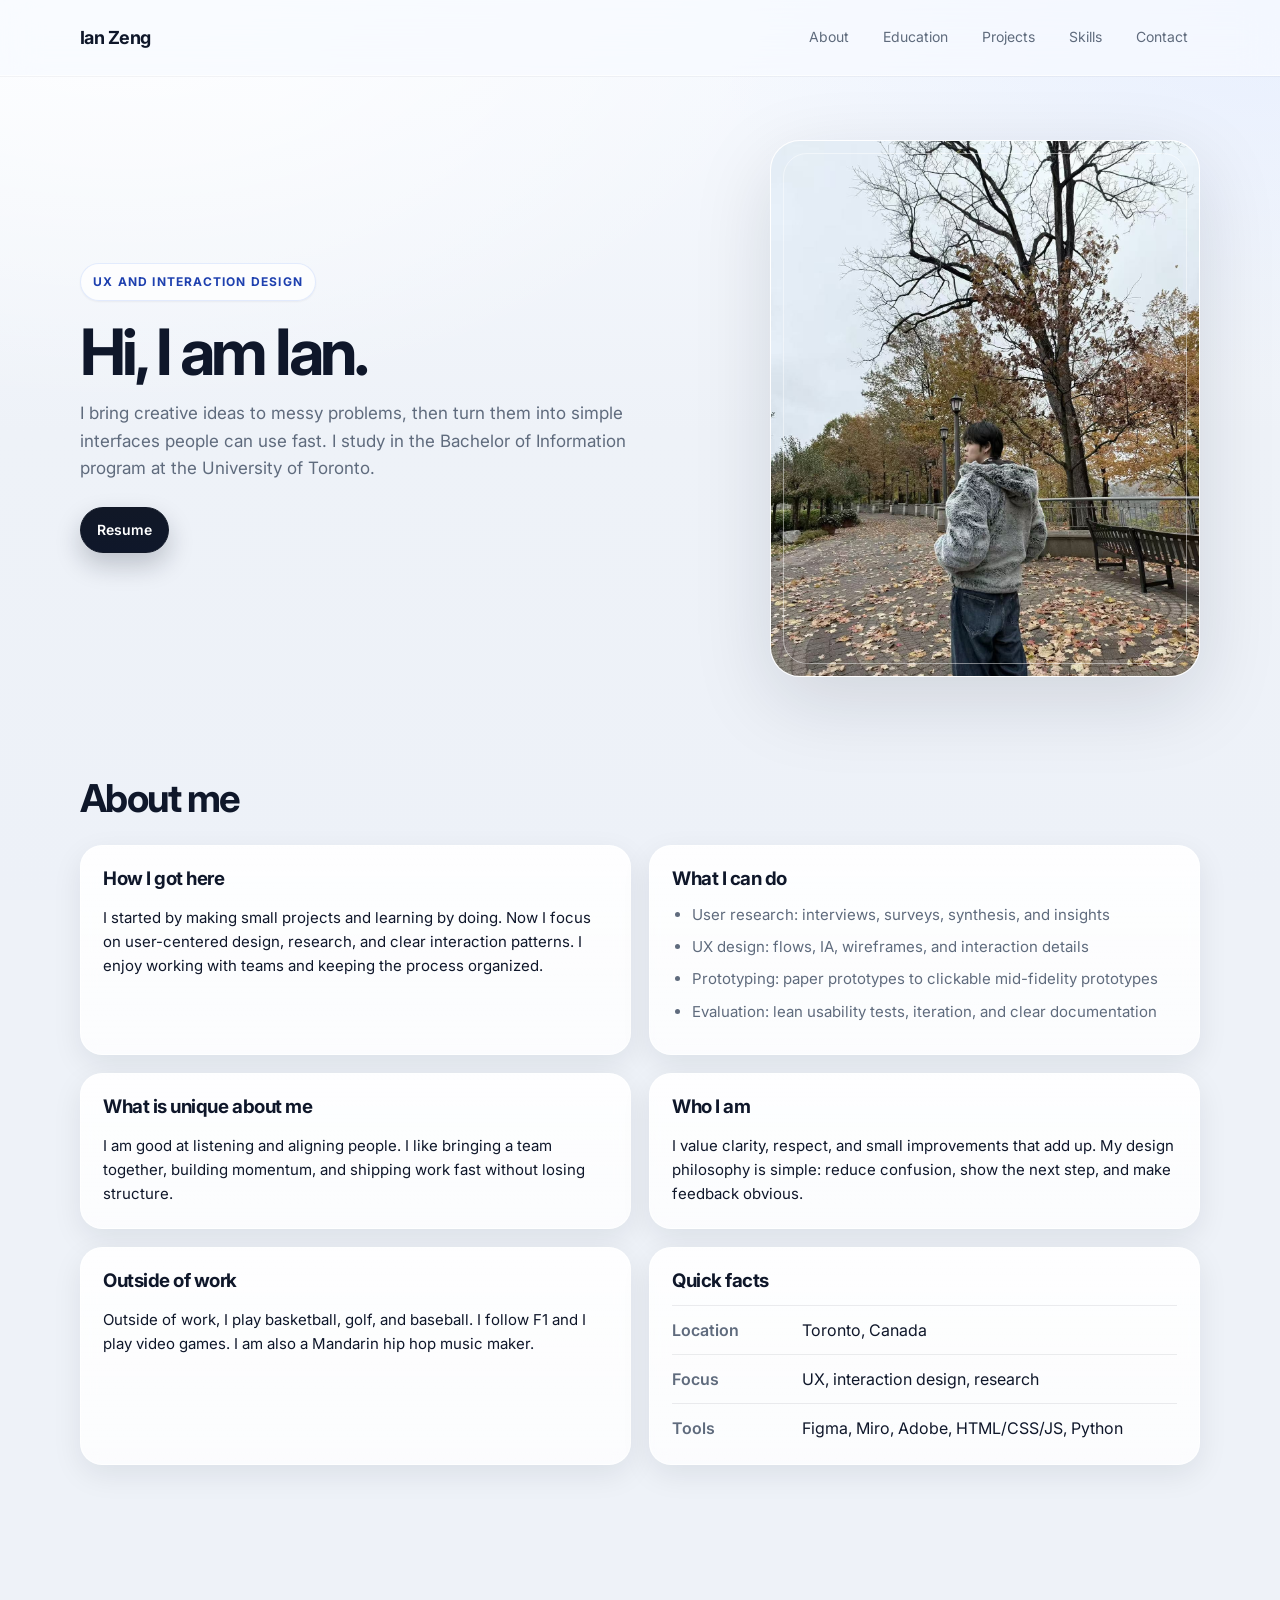
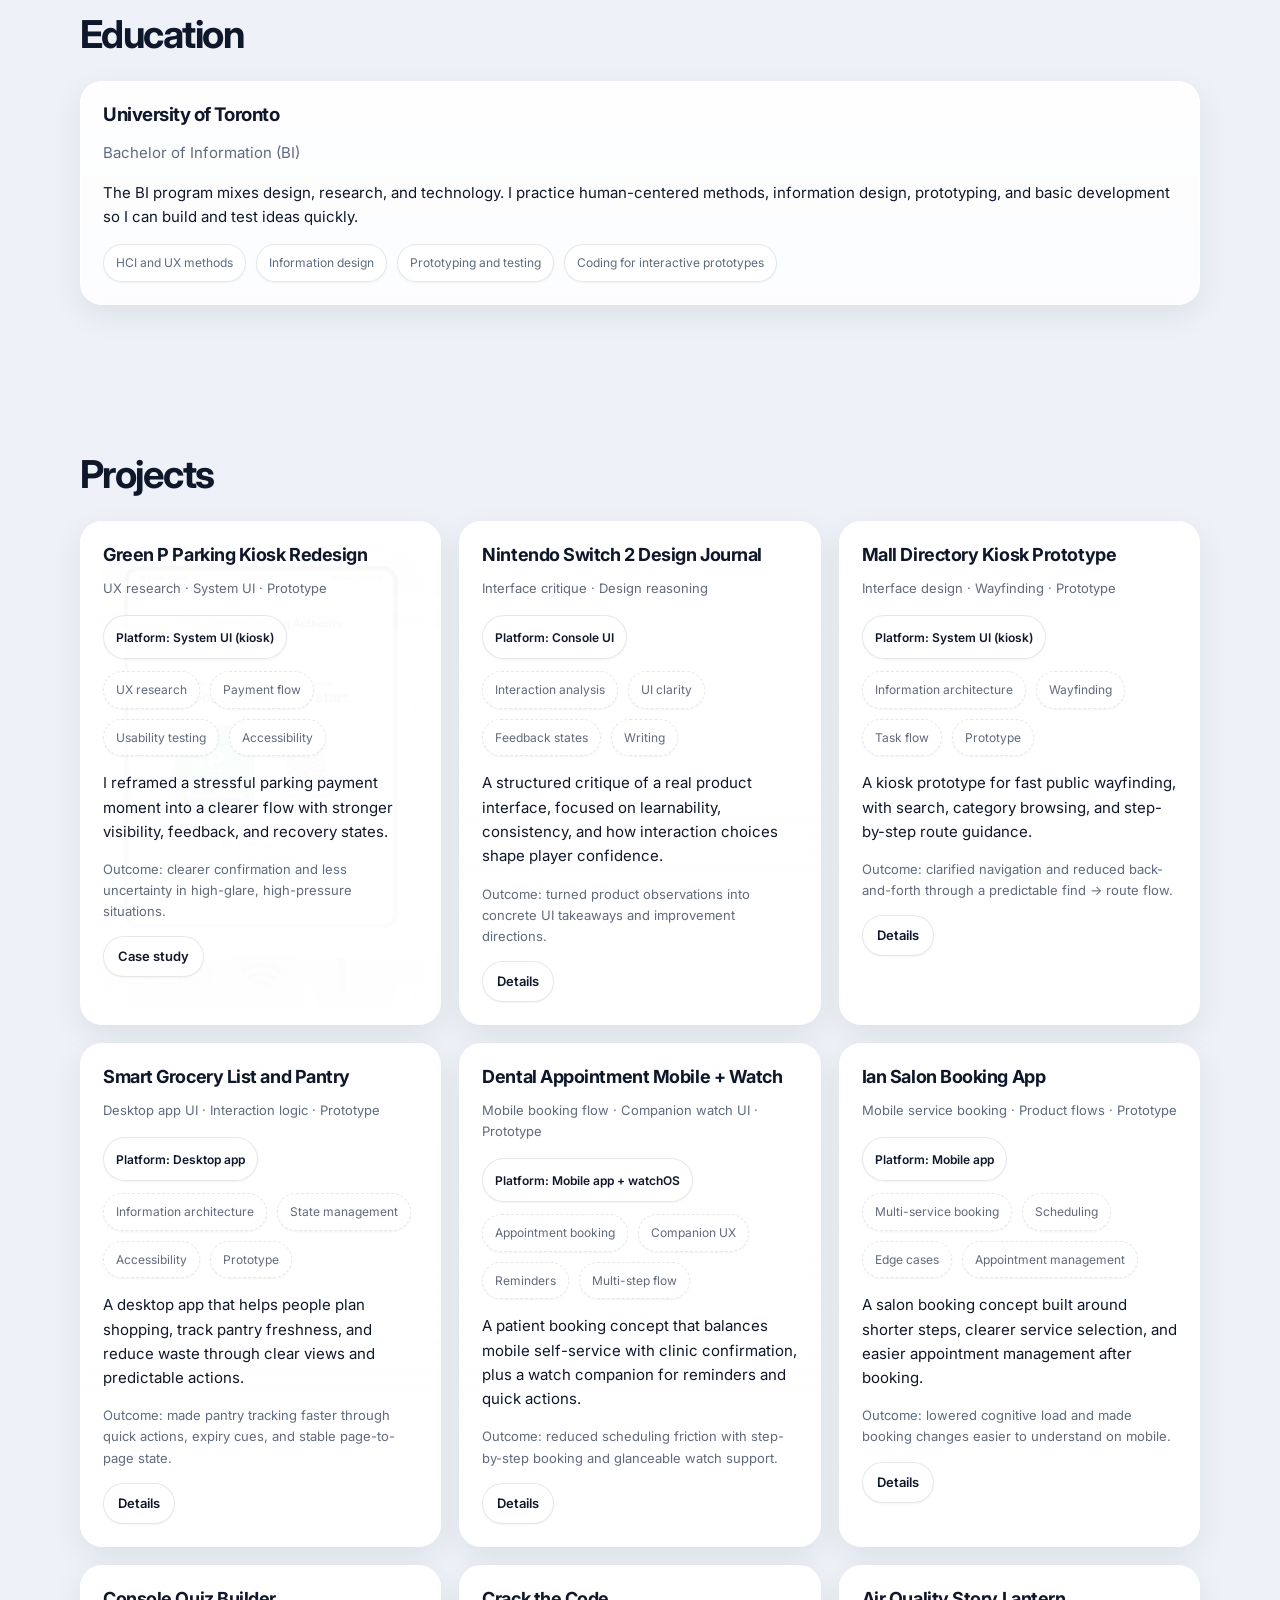
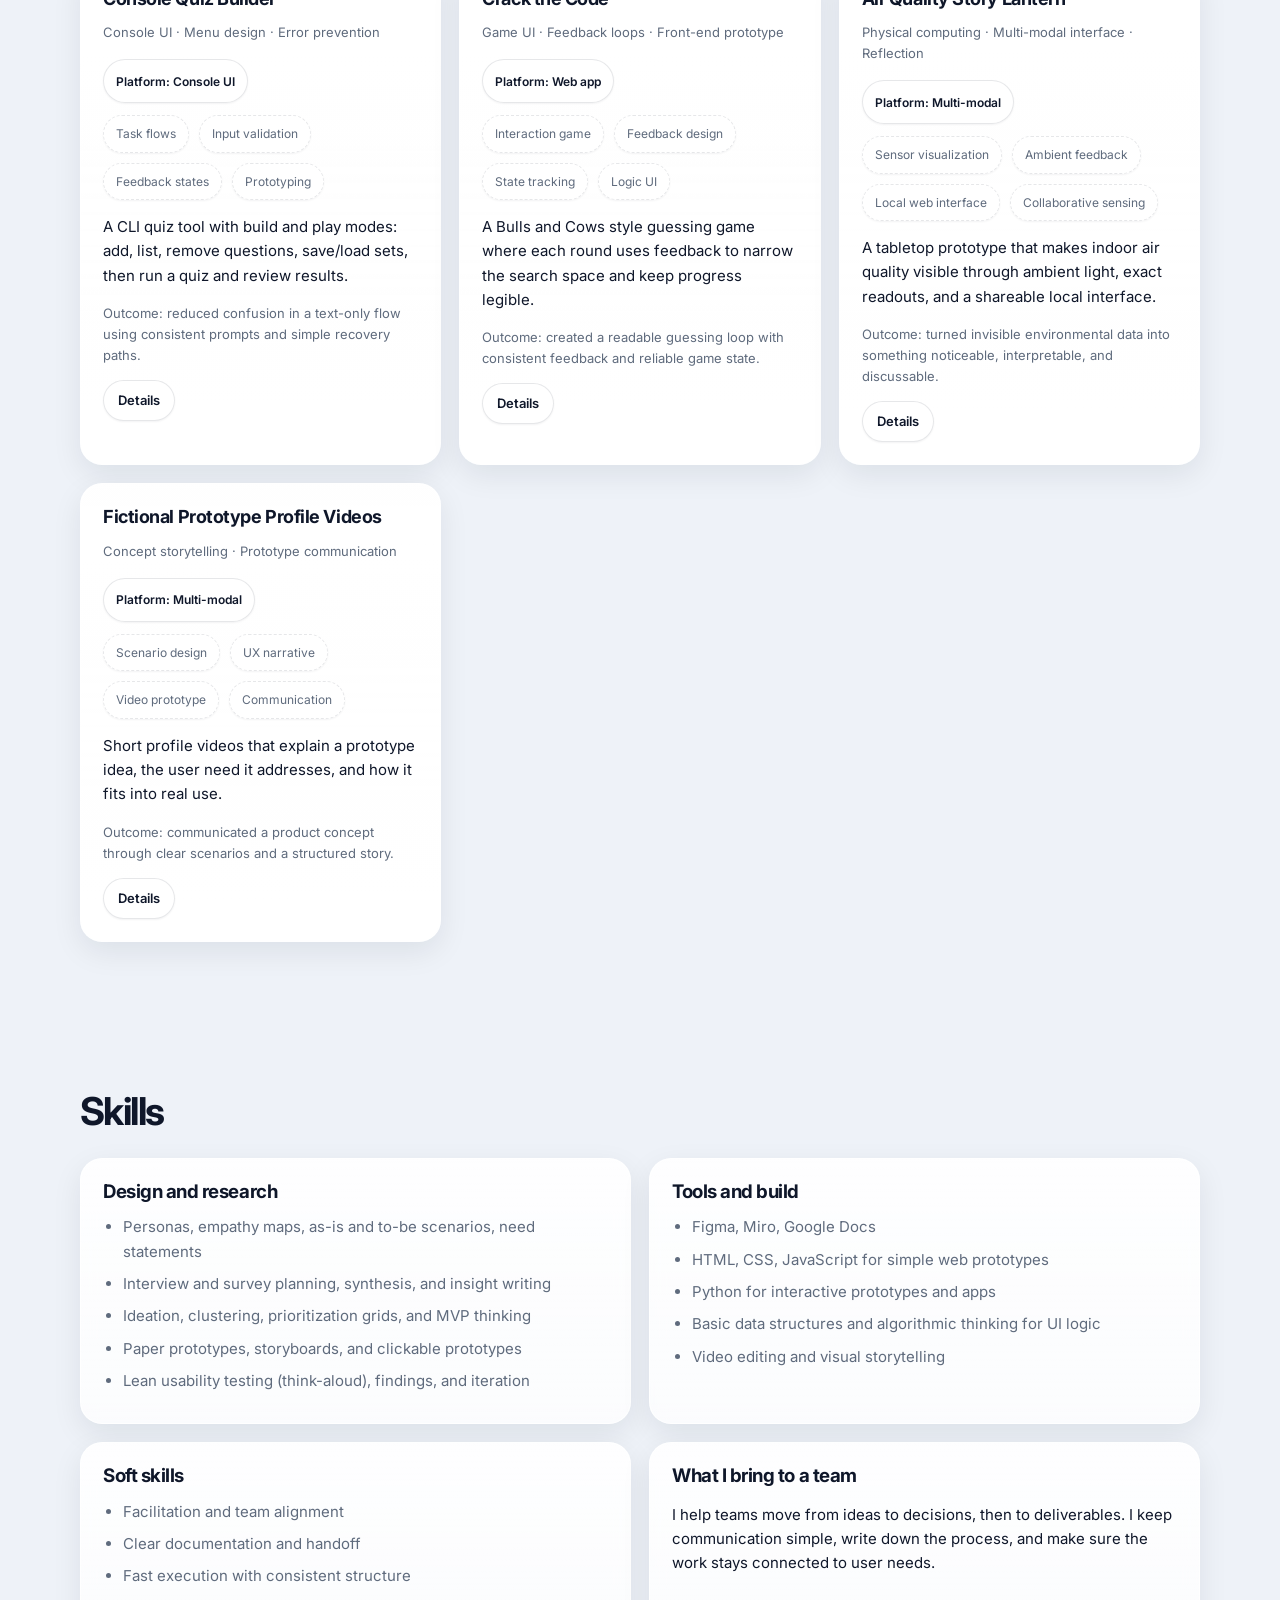
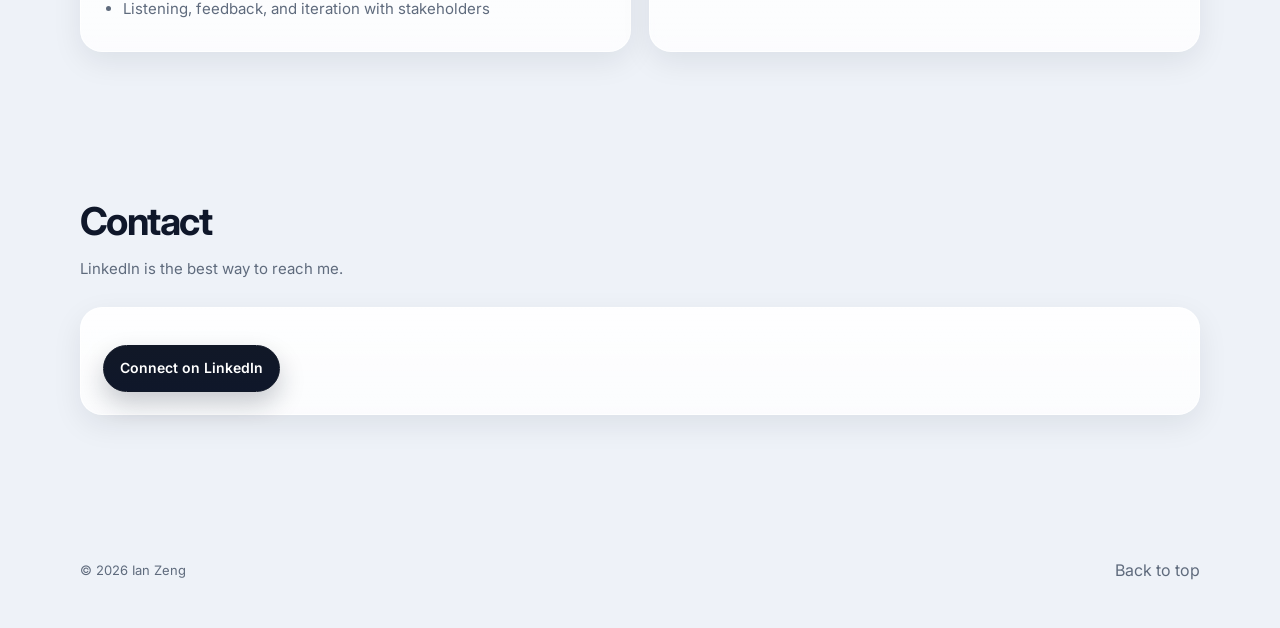
<file: index.html>
<!doctype html>
<html lang="en">
<head>
  <meta charset="utf-8">
  <meta name="viewport" content="width=device-width, initial-scale=1">
  <title>Ian Zeng | Portfolio</title>
  <meta name="description" content="Ian Zeng portfolio: UX, interaction design, and projects.">
  <link rel="preconnect" href="https://fonts.googleapis.com">
  <link rel="preconnect" href="https://fonts.gstatic.com" crossorigin>
  <link href="https://fonts.googleapis.com/css2?family=Inter:wght@400;500;600;700&display=swap" rel="stylesheet">
  <link rel="stylesheet" href="styles.css">
</head>

<body>

  <div class="ambient-bg" aria-hidden="true">
    <span class="orb o1"></span>
    <span class="orb o2"></span>
    <span class="orb o3"></span>
    <span class="orb o4"></span>
  </div>

  <header class="site-header">
    <div class="container header-inner">
      <a class="brand" href="index.html">Ian Zeng</a>
      <nav class="nav">
        <a href="#about">About</a>
        <a href="#education">Education</a>
        <a href="#projects">Projects</a>
        <a href="#skills">Skills</a>
<a href="#contact">Contact</a>
      </nav>
      <button class="nav-toggle" type="button" aria-label="Toggle navigation" aria-expanded="false">
        <span></span><span></span><span></span>
      </button>
    </div>
  </header>

  <main id="main">
    <section class="hero">
      <div class="container hero-inner">
        <div class="hero-copy">
          <p class="kicker">UX and interaction design</p>
          <h1 class="hero-title">Hi, I am Ian.</h1>
          <p class="hero-subtitle">
            I bring creative ideas to messy problems, then turn them into simple interfaces people can use fast.
            I study in the Bachelor of Information program at the University of Toronto.
          </p>

          <div class="hero-cta">

          <a class="hero-btn" href="resume.html">Resume</a>
          </div>
</div>

        <div class="hero-media" aria-label="Portrait">
          <div class="photo-card">
            <img src="assets/headshot.jpg" alt="Headshot of Ian Zeng" onerror="this.style.display='none'; this.parentElement.classList.add('photo-missing');">
            <div class="photo-fallback">
              <div class="photo-dot"></div>
              <p class="muted">
                Cross-platform UI + interaction + UX research portfolio.
              </p>
              <p class="muted small">
                Selected projects across kiosk, mobile, desktop, console, and multi-modal systems.
              </p>
            </div>
          </div>
        </div>
      </div>
    </section>

    <section id="about" class="section">
      <div class="container">
        <div class="section-head">
          <h2>About me</h2>
</div>

        <div class="grid two">
          <article class="card">
            <h3>How I got here</h3>
            <p>
              I started by making small projects and learning by doing. Now I focus on user-centered design,
              research, and clear interaction patterns. I enjoy working with teams and keeping the process organized.
            </p>
          </article>

          <article class="card">
            <h3>What I can do</h3>
            <ul class="list">
              <li>User research: interviews, surveys, synthesis, and insights</li>
              <li>UX design: flows, IA, wireframes, and interaction details</li>
              <li>Prototyping: paper prototypes to clickable mid-fidelity prototypes</li>
              <li>Evaluation: lean usability tests, iteration, and clear documentation</li>
            </ul>
          </article>

          <article class="card">
            <h3>What is unique about me</h3>
            <p>
              I am good at listening and aligning people. I like bringing a team together, building momentum,
              and shipping work fast without losing structure.
            </p>
          </article>

          <article class="card">
            <h3>Who I am</h3>
            <p>
              I value clarity, respect, and small improvements that add up. My design philosophy is simple:
              reduce confusion, show the next step, and make feedback obvious.
            </p>
          </article>

          <article class="card">
            <h3>Outside of work</h3>
            <p>
              Outside of work, I play basketball, golf, and baseball. I follow F1 and I play video games. I am also a Mandarin hip hop music maker.
            </p>
          </article>

          <article class="card">
            <h3>Quick facts</h3>
            <dl class="facts">
              <div><dt>Location</dt><dd>Toronto, Canada</dd></div>
              <div><dt>Focus</dt><dd>UX, interaction design, research</dd></div>
              <div><dt>Tools</dt><dd>Figma, Miro, Adobe, HTML/CSS/JS, Python</dd></div>
            </dl>
          </article>
        </div>
      </div>
    </section>

    <section id="education" class="section">
      <div class="container">
        <div class="section-head">
          <h2>Education</h2>
</div>

        <div class="card">
          <h3>University of Toronto</h3>
          <p class="muted">Bachelor of Information (BI)</p>
          <p>
            The BI program mixes design, research, and technology. I practice human-centered methods,
            information design, prototyping, and basic development so I can build and test ideas quickly.
          </p>
          <div class="chips">
            <span class="chip">HCI and UX methods</span>
            <span class="chip">Information design</span>
            <span class="chip">Prototyping and testing</span>
            <span class="chip">Coding for interactive prototypes</span>
          </div>
        </div>
      </div>
    </section>

    <section id="projects" class="section">
      <div class="container">
        <div class="section-head">
          <h2>Projects</h2>
</div>

        
<div class="grid three">
  <article class="card project" style="--project-bg:url('assets/greenp/hero.png')">
    <div class="project-top">
      <h3>Green P Parking Kiosk Redesign</h3>
      <p class="muted small">UX research · System UI · Prototype</p>
      <div class="meta-row">
        <span class="pill">Platform: System UI (kiosk)</span>
        <div class="tag-list" aria-label="Project tags">
          <span class="tag">UX research</span>
          <span class="tag">Payment flow</span>
          <span class="tag">Usability testing</span>
          <span class="tag">Accessibility</span>
        </div>
      </div>
    </div>
    <p>I reframed a stressful parking payment moment into a clearer flow with stronger visibility, feedback, and recovery states.</p>
    <p class="outcome muted small">Outcome: clearer confirmation and less uncertainty in high-glare, high-pressure situations.</p>
    <div class="project-actions"><a class="btn small" href="case-study.html">Case study</a></div>
  </article>

  <article class="card project">
    <div class="project-top">
      <h3>Nintendo Switch 2 Design Journal</h3>
      <p class="muted small">Interface critique · Design reasoning</p>
      <div class="meta-row">
        <span class="pill">Platform: Console UI</span>
        <div class="tag-list" aria-label="Project tags">
          <span class="tag">Interaction analysis</span>
          <span class="tag">UI clarity</span>
          <span class="tag">Feedback states</span>
          <span class="tag">Writing</span>
        </div>
      </div>
    </div>
    <p>A structured critique of a real product interface, focused on learnability, consistency, and how interaction choices shape player confidence.</p>
    <p class="outcome muted small">Outcome: turned product observations into concrete UI takeaways and improvement directions.</p>
    <div class="project-actions"><a class="btn small" href="assets/docs/Design_Journal.pdf" target="_blank" rel="noreferrer">Details</a></div>
  </article>

  <article class="card project">
    <div class="project-top">
      <h3>Mall Directory Kiosk Prototype</h3>
      <p class="muted small">Interface design · Wayfinding · Prototype</p>
      <div class="meta-row">
        <span class="pill">Platform: System UI (kiosk)</span>
        <div class="tag-list" aria-label="Project tags">
          <span class="tag">Information architecture</span>
          <span class="tag">Wayfinding</span>
          <span class="tag">Task flow</span>
          <span class="tag">Prototype</span>
        </div>
      </div>
    </div>
    <p>A kiosk prototype for fast public wayfinding, with search, category browsing, and step-by-step route guidance.</p>
    <p class="outcome muted small">Outcome: clarified navigation and reduced back-and-forth through a predictable find → route flow.</p>
    <div class="project-actions"><a class="btn small" href="https://spiral-sand-89099938.figma.site" target="_blank" rel="noreferrer">Details</a></div>
  </article>

  <article class="card project">
    <div class="project-top">
      <h3>Smart Grocery List and Pantry</h3>
      <p class="muted small">Desktop app UI · Interaction logic · Prototype</p>
      <div class="meta-row">
        <span class="pill">Platform: Desktop app</span>
        <div class="tag-list" aria-label="Project tags">
          <span class="tag">Information architecture</span>
          <span class="tag">State management</span>
          <span class="tag">Accessibility</span>
          <span class="tag">Prototype</span>
        </div>
      </div>
    </div>
    <p>A desktop app that helps people plan shopping, track pantry freshness, and reduce waste through clear views and predictable actions.</p>
    <p class="outcome muted small">Outcome: made pantry tracking faster through quick actions, expiry cues, and stable page-to-page state.</p>
    <div class="project-actions"><a class="btn small" href="project-grocery.html">Details</a></div>
  </article>

  <article class="card project">
    <div class="project-top">
      <h3>Dental Appointment Mobile + Watch</h3>
      <p class="muted small">Mobile booking flow · Companion watch UI · Prototype</p>
      <div class="meta-row">
        <span class="pill">Platform: Mobile app + watchOS</span>
        <div class="tag-list" aria-label="Project tags">
          <span class="tag">Appointment booking</span>
          <span class="tag">Companion UX</span>
          <span class="tag">Reminders</span>
          <span class="tag">Multi-step flow</span>
        </div>
      </div>
    </div>
    <p>A patient booking concept that balances mobile self-service with clinic confirmation, plus a watch companion for reminders and quick actions.</p>
    <p class="outcome muted small">Outcome: reduced scheduling friction with step-by-step booking and glanceable watch support.</p>
    <div class="project-actions"><a class="btn small" href="https://www.figma.com/design/3LaSGpEhhndnJ5QzVE1zo1/Assignment-2---IOS?t=eON1kt7lAEtJfomO-1" target="_blank" rel="noreferrer">Details</a></div>
  </article>

  <article class="card project">
    <div class="project-top">
      <h3>Ian Salon Booking App</h3>
      <p class="muted small">Mobile service booking · Product flows · Prototype</p>
      <div class="meta-row">
        <span class="pill">Platform: Mobile app</span>
        <div class="tag-list" aria-label="Project tags">
          <span class="tag">Multi-service booking</span>
          <span class="tag">Scheduling</span>
          <span class="tag">Edge cases</span>
          <span class="tag">Appointment management</span>
        </div>
      </div>
    </div>
    <p>A salon booking concept built around shorter steps, clearer service selection, and easier appointment management after booking.</p>
    <p class="outcome muted small">Outcome: lowered cognitive load and made booking changes easier to understand on mobile.</p>
    <div class="project-actions"><a class="btn small" href="https://schema-exact-26450370.figma.site" target="_blank" rel="noreferrer">Details</a></div>
  </article>

  <article class="card project">
    <div class="project-top">
      <h3>Console Quiz Builder</h3>
      <p class="muted small">Console UI · Menu design · Error prevention</p>
      <div class="meta-row">
        <span class="pill">Platform: Console UI</span>
        <div class="tag-list" aria-label="Project tags">
          <span class="tag">Task flows</span>
          <span class="tag">Input validation</span>
          <span class="tag">Feedback states</span>
          <span class="tag">Prototyping</span>
        </div>
      </div>
    </div>
    <p>A CLI quiz tool with build and play modes: add, list, remove questions, save/load sets, then run a quiz and review results.</p>
    <p class="outcome muted small">Outcome: reduced confusion in a text-only flow using consistent prompts and simple recovery paths.</p>
    <div class="project-actions"><a class="btn small" href="project-quiz.html">Details</a></div>
  </article>

  <article class="card project">
    <div class="project-top">
      <h3>Crack the Code</h3>
      <p class="muted small">Game UI · Feedback loops · Front-end prototype</p>
      <div class="meta-row">
        <span class="pill">Platform: Web app</span>
        <div class="tag-list" aria-label="Project tags">
          <span class="tag">Interaction game</span>
          <span class="tag">Feedback design</span>
          <span class="tag">State tracking</span>
          <span class="tag">Logic UI</span>
        </div>
      </div>
    </div>
    <p>A Bulls and Cows style guessing game where each round uses feedback to narrow the search space and keep progress legible.</p>
    <p class="outcome muted small">Outcome: created a readable guessing loop with consistent feedback and reliable game state.</p>
    <div class="project-actions"><a class="btn small" href="demos/crack-the-code/index.html" target="_blank" rel="noreferrer">Details</a></div>
  </article>

  <article class="card project">
    <div class="project-top">
      <h3>Air Quality Story Lantern</h3>
      <p class="muted small">Physical computing · Multi-modal interface · Reflection</p>
      <div class="meta-row">
        <span class="pill">Platform: Multi-modal</span>
        <div class="tag-list" aria-label="Project tags">
          <span class="tag">Sensor visualization</span>
          <span class="tag">Ambient feedback</span>
          <span class="tag">Local web interface</span>
          <span class="tag">Collaborative sensing</span>
        </div>
      </div>
    </div>
    <p>A tabletop prototype that makes indoor air quality visible through ambient light, exact readouts, and a shareable local interface.</p>
    <p class="outcome muted small">Outcome: turned invisible environmental data into something noticeable, interpretable, and discussable.</p>
    <div class="project-actions"><a class="btn small" href="https://www.canva.com/design/DAHFQmuKuqk/DeDKiCeE2kF0zMQ3PN55-g/edit?utm_content=DAHFQmuKuqk&utm_campaign=designshare&utm_medium=link2&utm_source=sharebutton" target="_blank" rel="noreferrer">Details</a></div>
  </article>

  <article class="card project">
    <div class="project-top">
      <h3>Fictional Prototype Profile Videos</h3>
      <p class="muted small">Concept storytelling · Prototype communication</p>
      <div class="meta-row">
        <span class="pill">Platform: Multi-modal</span>
        <div class="tag-list">
          <span class="tag">Scenario design</span>
          <span class="tag">UX narrative</span>
          <span class="tag">Video prototype</span>
          <span class="tag">Communication</span>
        </div>
      </div>
    </div>
    <p>Short profile videos that explain a prototype idea, the user need it addresses, and how it fits into real use.</p>
    <p class="outcome muted small">Outcome: communicated a product concept through clear scenarios and a structured story.</p>
    <div class="project-actions"><a class="btn small" href="https://youtu.be/1FLsVpgwVI8" target="_blank" rel="noreferrer">Details</a></div>
  </article>
</div>
</div>
</div>
    </section>

    <section id="skills" class="section">
      <div class="container">
        <div class="section-head">
          <h2>Skills</h2>
</div>

        <div class="grid two">
          <article class="card">
            <h3>Design and research</h3>
            <ul class="list">
              <li>Personas, empathy maps, as-is and to-be scenarios, need statements</li>
              <li>Interview and survey planning, synthesis, and insight writing</li>
              <li>Ideation, clustering, prioritization grids, and MVP thinking</li>
              <li>Paper prototypes, storyboards, and clickable prototypes</li>
              <li>Lean usability testing (think-aloud), findings, and iteration</li>
            </ul>
          </article>

          <article class="card">
            <h3>Tools and build</h3>
            <ul class="list">
              <li>Figma, Miro, Google Docs</li>
              <li>HTML, CSS, JavaScript for simple web prototypes</li>
              <li>Python for interactive prototypes and apps</li>
              <li>Basic data structures and algorithmic thinking for UI logic</li>
              <li>Video editing and visual storytelling</li>
            </ul>
          </article>

          <article class="card">
            <h3>Soft skills</h3>
            <ul class="list">
              <li>Facilitation and team alignment</li>
              <li>Clear documentation and handoff</li>
              <li>Fast execution with consistent structure</li>
              <li>Listening, feedback, and iteration with stakeholders</li>
            </ul>
          </article>

          <article class="card">
            <h3>What I bring to a team</h3>
            <p>
              I help teams move from ideas to decisions, then to deliverables. I keep communication simple,
              write down the process, and make sure the work stays connected to user needs.
            </p>
          </article>
        </div>
      </div>
    </section>

    <section id="contact" class="section">
      <div class="container">
        <div class="section-head">
          <h2>Contact</h2>
          <p class="muted">LinkedIn is the best way to reach me.</p>
        </div>

        <div class="card contact-card">
          <p>
            <a class="btn primary" href="https://www.linkedin.com/in/ian-zeng-0b1525391" target="_blank" rel="noreferrer">
              Connect on LinkedIn
            </a>
          </p>
        </div>
      </div>
    </section>

    <footer class="site-footer">
      <div class="container footer-inner">
        <p class="muted small">© <span id="year"></span> Ian Zeng</p>
        <div class="footer-links">
<a href="#top" onclick="window.scrollTo({top:0,behavior:'smooth'}); return false;">Back to top</a>
        </div>
      </div>
    </footer>
  </main>

  <script src="main.js"></script>
</body>
</html>
</file>
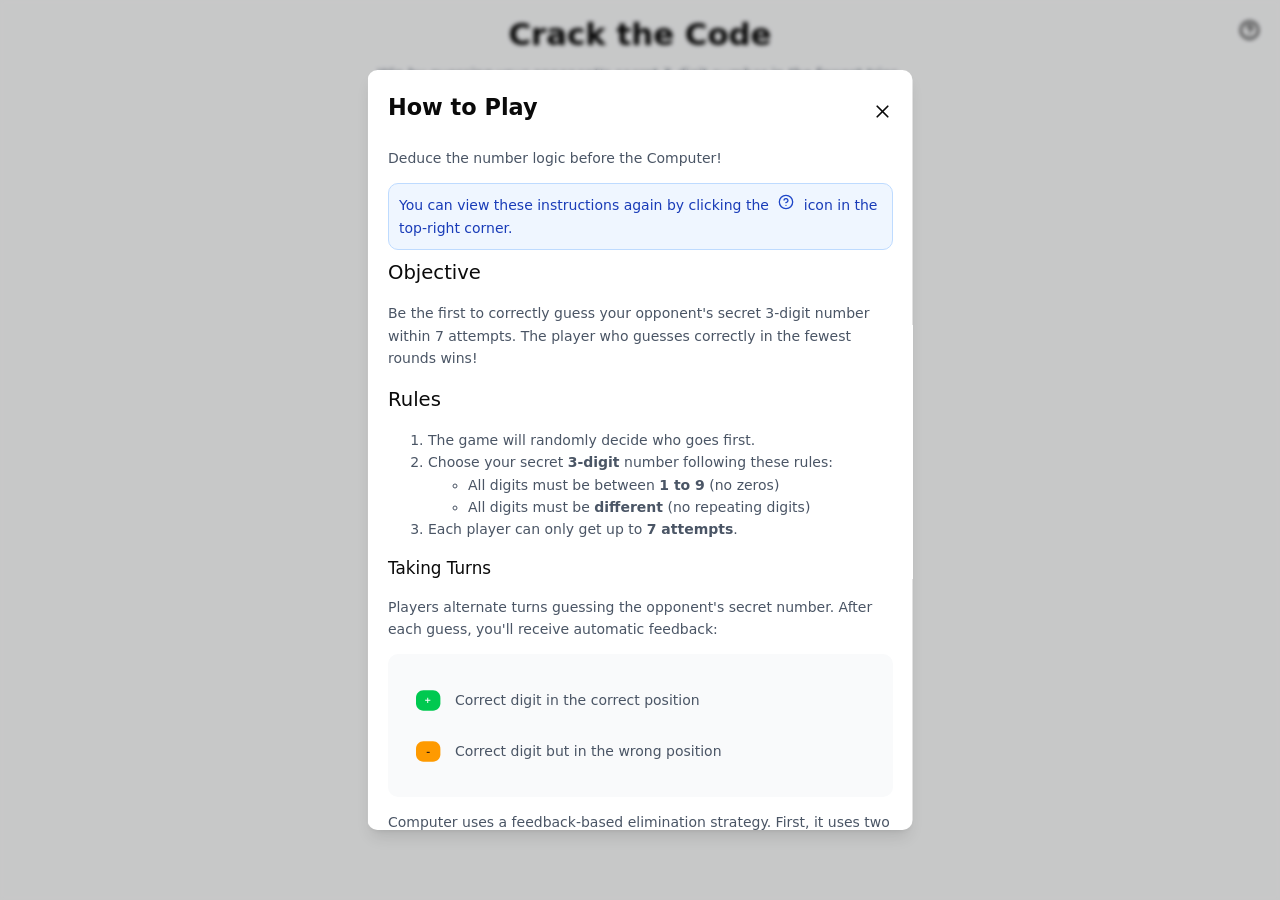
<file: demos/crack-the-code/index.html>
<!DOCTYPE html>
<html lang="en">

<head>
    <meta charset="UTF-8">
    <meta name="viewport" content="width=device-width, initial-scale=1.0">
    <title>INF 313 - Crack the Code</title>
    <link rel="stylesheet" href="styles.css">
    <link href="https://fonts.googleapis.com/css2?family=Inconsolata:wght@400;700&display=swap" rel="stylesheet">

</head>

<body>
    <!-- Overlay for instructions -->
    <div id="overlay" class="hidden"></div>

    <!-- Header and setup -->
    <div class="center-vertical-wrapper">
        <div id="game-header">
            <h1>Crack the Code</h1>
            <button id="help-btn"><img src="assets/help.svg" alt="help-icon" class="icon-sign"></button>
        </div>
        <p id="header-subtitle">Win by guessing your opponent's secret 3-digit number in the fewest tries.</p>

        <div class="center-wrapper">
            <div class="container" id="setup-frame">
                <h3>Pick your secret number.</h3>
                <p>Choose a 3-digit number (digits 1-9, no repeats) that the computer will try to guess.</p>
                <input type="number" id="setup-input" min="123" max="987" placeholder="Enter 3 digits">
                <div id="setup-error-msg"></div>
                <button type="submit" id="start-btn">Start Game</button>
            </div>
        </div>
    </div>

    <!-- Instructions Modal: START-->
    <div id="instructions">
        <div id="instructions-head">
            <h2>How to Play</h2>
            <button id="close-btn"><img src="assets/close.svg" alt="close-icon"></button>
        </div>

        <p>Deduce the number logic before the Computer!</p>
        <div class="callout">
            <p>You can view these instructions again by clicking the
                <span><img src="assets/help.svg" class="filter-blue" alt="help-icon"></span>
                icon in the top-right corner.
            </p>
        </div>

        <h3>Objective</h3>
        <p>Be the first to correctly guess your opponent's secret 3-digit number within 7 attempts. The player who
            guesses correctly in the fewest rounds wins!</p>

        <h3>Rules</h3>
        <ol>
            <li>The game will randomly decide who goes first.</li>
            <li>Choose your secret <span id="span-bold">3-digit</span> number following these rules:
                <ul>
                    <li>All digits must be between <span id="span-bold">1 to 9</span> (no zeros)</li>
                    <li>All digits must be <span id="span-bold">different</span> (no repeating digits)</li>
                </ul>
            </li>
            <li>Each player can only get up to <span id="span-bold">7 attempts</span>.</li>
        </ol>

        <h4>Taking Turns</h4>
        <p>Players alternate turns guessing the opponent's secret number. After each guess, you'll receive automatic
            feedback:</p>

        <div class="instructions-container">
            <div id="legend-grid">
                <div class="legend-grid-item">
                    <img src="assets/feedback_exact.svg" alt="correct number right position" class="icon-sign">
                </div>
                <div class="legend-grid-item">
                    <p>Correct digit in the correct position</p>
                </div>
                <div class="legend-grid-item">
                    <img src="assets/feedback_misplaced.svg" alt="correct number wrong position" class="icon-sign">
                </div>
                <div class="legend-grid-item">
                    <p>Correct digit but in the wrong position</p>
                </div>
            </div>
        </div>

        <p>Computer uses a feedback-based elimination strategy. First, it uses two fixed probes (123, 456), then runs
            elimination + minimax to select next guesses.</p>

        <h4>Example</h4>
        <div class="instructions-container example-grid">
            <div class="example-row">
                <div class="example-number">
                    <p>If the secret number is: <span class="guess">4 2 7</span></p>
                </div>
            </div>
            <div class="example-row">
                <div class="example-number">
                    <p>Your guess: <span class="guess">4 5 9</span></p>
                    <img src="assets/feedback_exact.svg" alt="correct number right position" class="icon-sign">
                </div>
                <p class="example-context"><small>One digit is correct and in the right position.</small></p>
            </div>
            <div class="example-row">
                <div class="example-number">
                    <p>Your guess: <span class="guess">4 7 1</span></p>
                    <div class="feedback-group">
                        <img src="assets/feedback_exact.svg" alt="correct number right position" class="icon-sign">
                        <img src="assets/feedback_misplaced.svg" alt="correct number wrong position" class="icon-sign">
                    </div>
                </div>
                <p class="example-context"><small>Either “7” or “1” is in the number but in the wrong position.</small>
                </p>
            </div>
            <div class="example-row">
                <div class="example-number">
                    <p>Your guess: <span class="guess">4 2 7</span></p>
                    <div class="feedback-group">
                        <img src="assets/feedback_exact.svg" alt="correct number right position" class="icon-sign">
                        <img src="assets/feedback_exact.svg" alt="correct number right position" class="icon-sign">
                        <img src="assets/feedback_exact.svg" alt="correct number right position" class="icon-sign">
                    </div>
                </div>
                <p class="example-context"><small>All correct! You win!</small></p>
            </div>
        </div>
        <h4>Winning</h4>
        <p>The first player to get three “+” symbols wins. If both players guess correctly in the same round, the winner
            is determined by who had fewer total guesses.</p>
    </div>
    <!-- Instructions Modal: END-->

    <!-- Gameplay Section -->
    <div class="gameplay hidden">
        <div id="game-status" class="container">
            <div id="status-round">
                <p>Round:</p>
                <span class="badge" id="badge-round">1</span>
            </div>
            <div id="status-number">
                <p>Your secret number:</p>
                <span class="badge" id="badge-player-secret">---</span>
            </div>
        </div>

        <div id="gameplay-frame">
            <div class="container-gameplay" id="player-guesses-list">
                <h4>Your guesses</h4>
                <span class="no-guesses">No guesses yet</span>
            </div>
            <div class="container-gameplay" id="computer-guesses-list">
                <h4>Computer's guesses</h4>
                <span class="no-guesses">No guesses yet</span>
            </div>
        </div>

        <div id="currentTurn_frame" class="container">
            <div id="currentTurn_content">
                <div id="turn-indicator" class="turn-badge blue" style="text-align: center;">Your turn!</div>
                <input type="number" id="guess-input" min="123" max="987" placeholder="Enter 3 digits">
                <div id="error-msg"></div>
                <button type="submit" id="guess-btn" style="width:100%;">Guess</button>
            </div>
        </div>

        <!-- Results container below guesses -->
        <div id="results-frame" class="container">
            <h3 id="winner-title"></h3>
            <p id="results-details"></p>
            <div id="results-grid">
                <div class="result-item">
                    <p>Computer's number:</p>
                    <span class="badge purple" id="badge-computer-result"></span>
                </div>
                <div class="result-item">
                    <p>Your Number:</p>
                    <span class="badge blue" id="badge-player-result"></span>
                </div>
            </div>
            <button type="submit" id="restart-btn">Play again</button>
        </div>
    </div>

    <script src="script.js"></script>
</body>

</html>
</file>
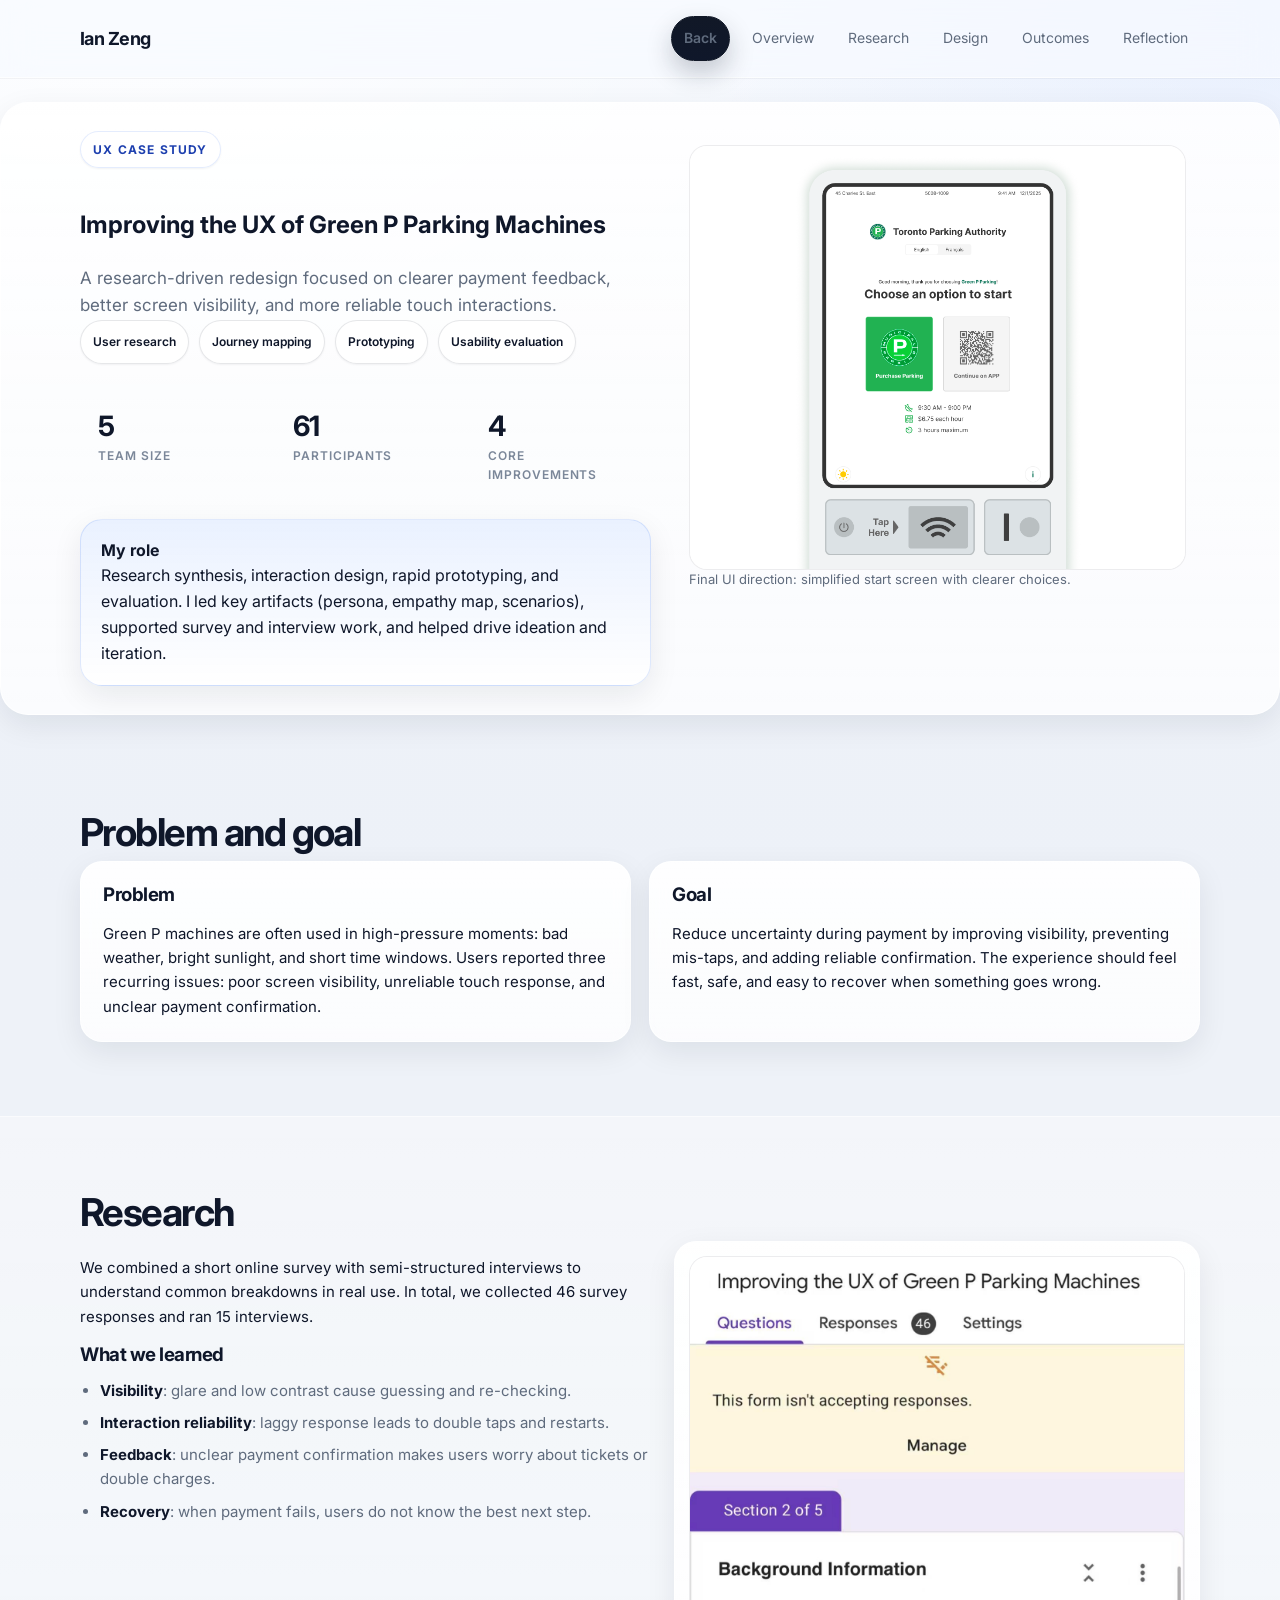
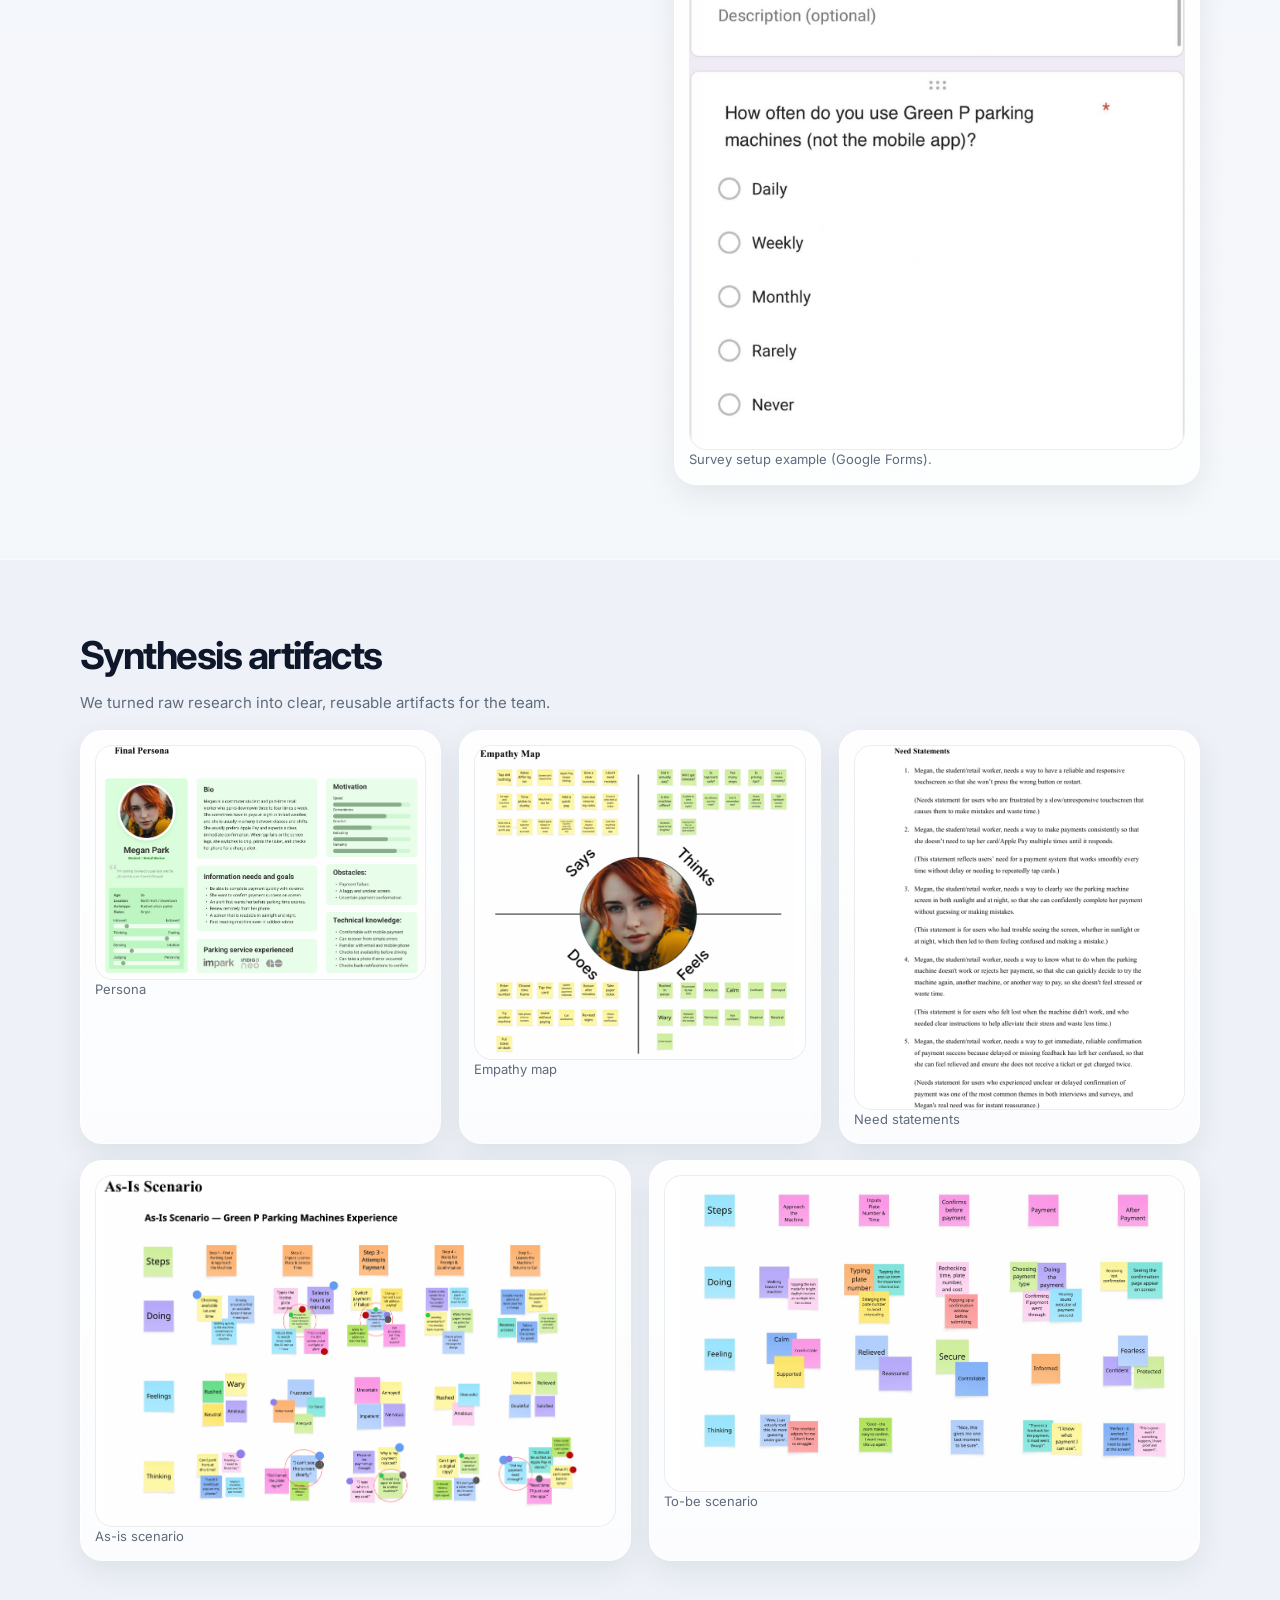
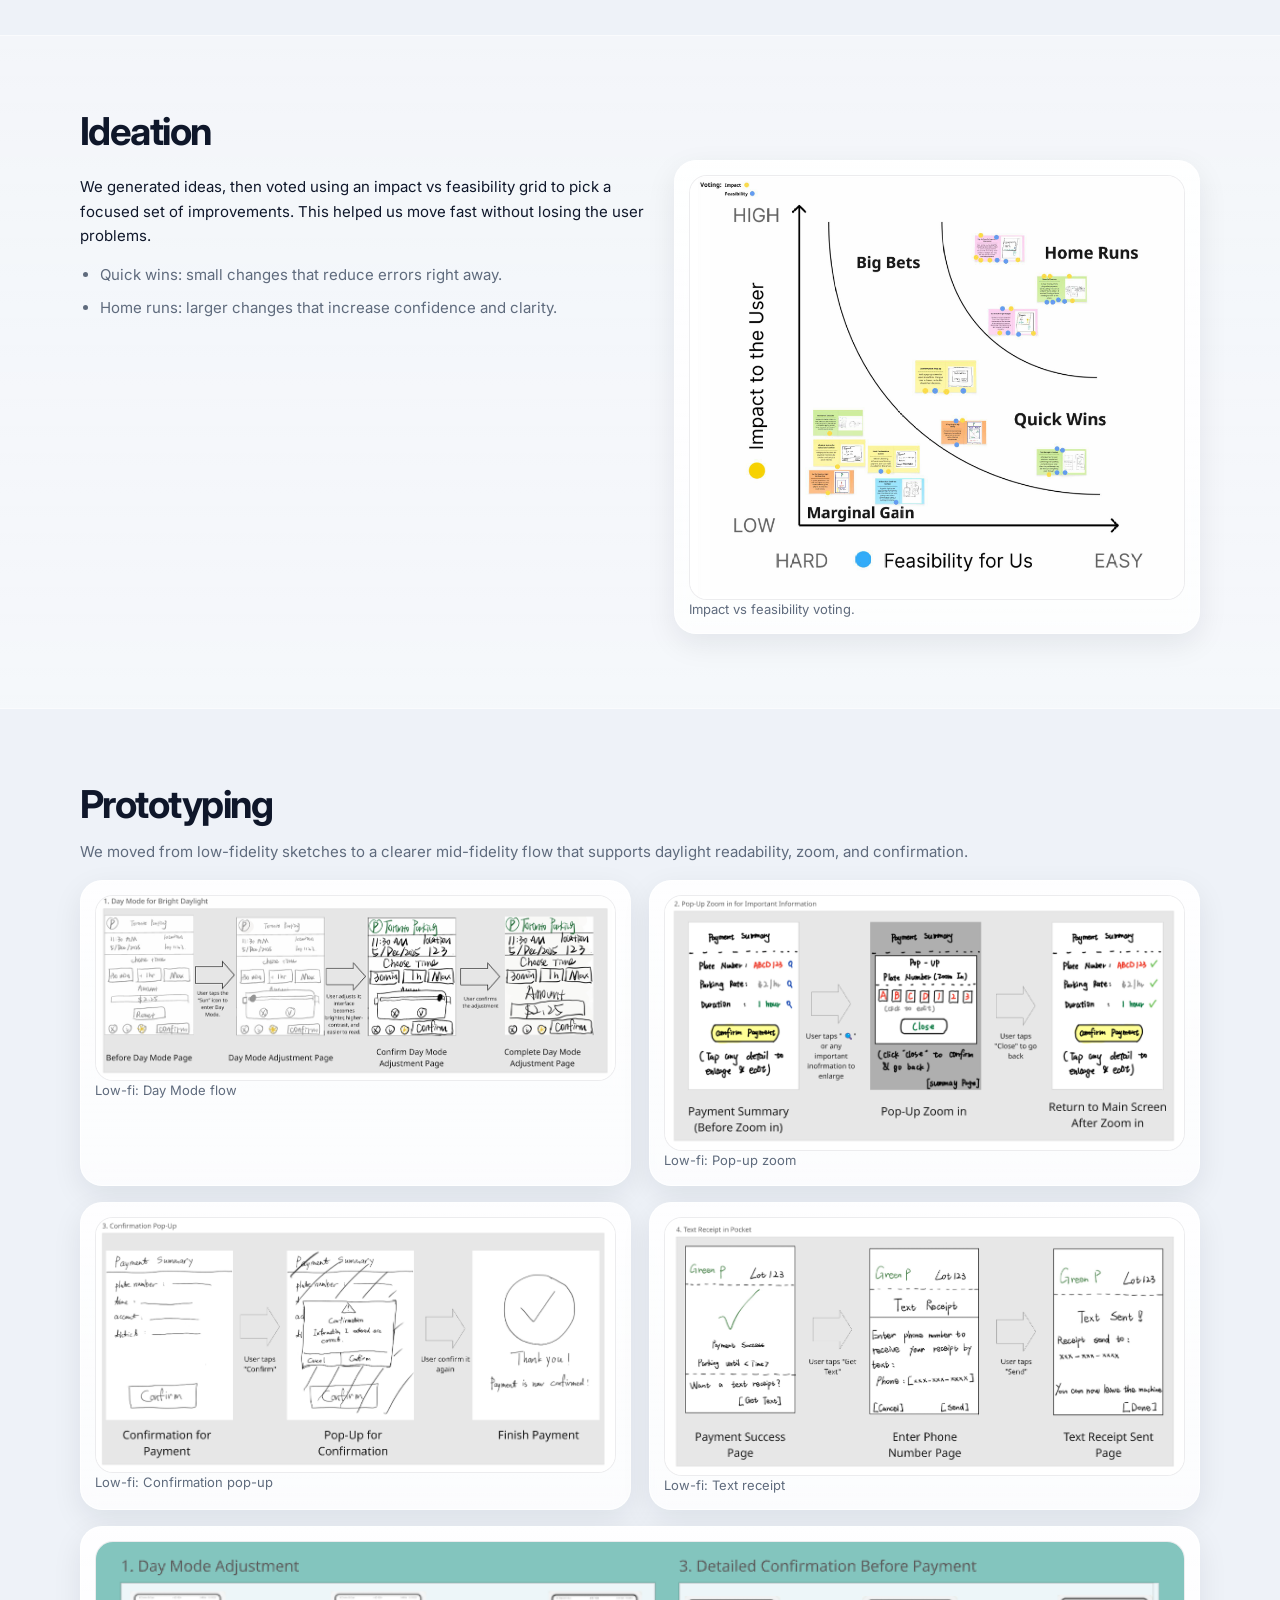
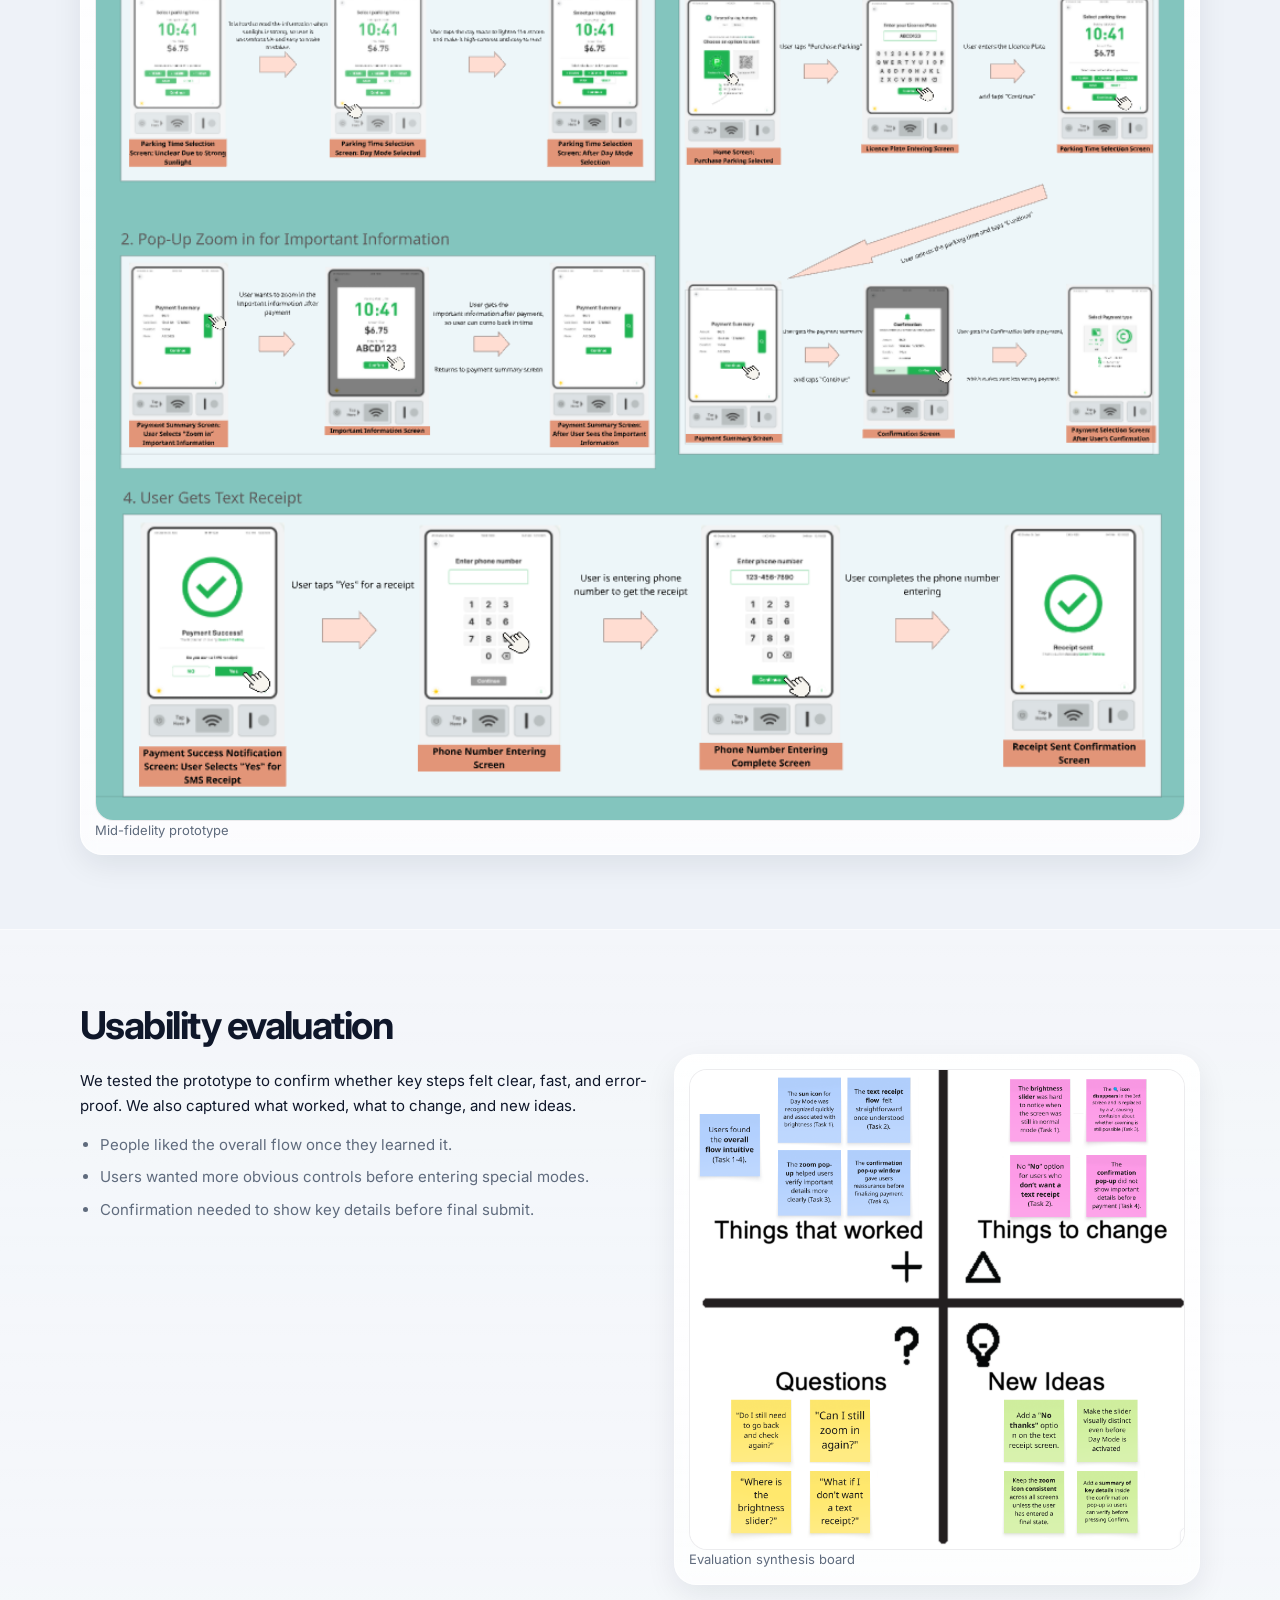
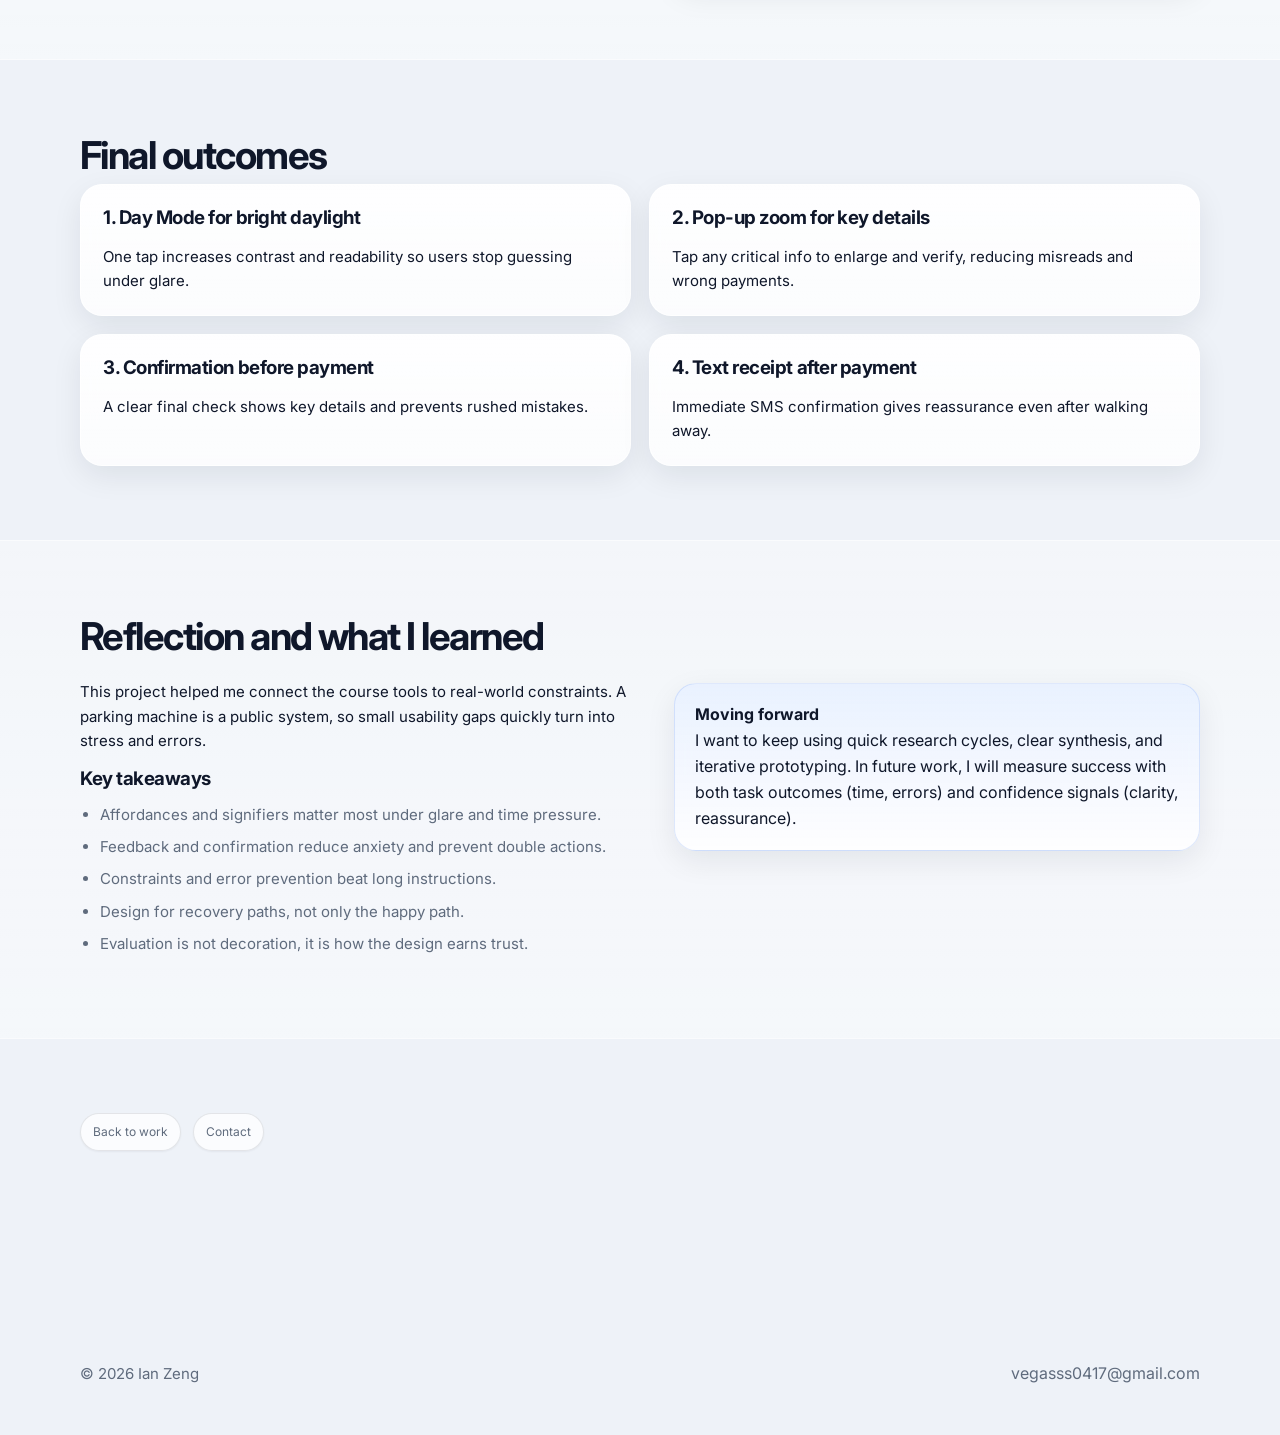
<file: case-study.html>
<!DOCTYPE html>
<html lang="en">
<head>
  <meta charset="utf-8">
  <meta name="viewport" content="width=device-width, initial-scale=1">
  <title>Case Study | Green P Parking</title>
  <link rel="preconnect" href="https://fonts.googleapis.com">
  <link rel="preconnect" href="https://fonts.gstatic.com" crossorigin>
  <link href="https://fonts.googleapis.com/css2?family=Inter:wght@400;500;600;700&display=swap" rel="stylesheet">
  <link rel="stylesheet" href="styles.css">
</head>

<body>

  <div class="ambient-bg" aria-hidden="true">
    <span class="orb o1"></span>
    <span class="orb o2"></span>
    <span class="orb o3"></span>
    <span class="orb o4"></span>
  </div>

  <header class="site-header">
  <div class="container header-inner">
    <a class="brand" href="index.html#work">Ian Zeng</a>
    <nav class="nav" aria-label="Case study navigation">
      <a class="nav-btn" href="index.html#work">Back</a>
      <a class="nav-link" href="#overview">Overview</a>
      <a class="nav-link" href="#research">Research</a>
      <a class="nav-link" href="#design">Design</a>
      <a class="nav-link" href="#outcomes">Outcomes</a>
      <a class="nav-link" href="#reflection">Reflection</a>
    </nav>
  </div>
</header>

  <main id="main" class="case">
    <section class="case-hero" id="overview">
      <div class="container case-hero-inner">
        <div class="case-hero-text">
          <p class="kicker">UX case study</p>
          <h1>Improving the UX of Green P Parking Machines</h1>
          <p class="lead">
            A research-driven redesign focused on clearer payment feedback, better screen visibility, and more reliable touch interactions.
          </p>

          <div class="pills" aria-label="Methods">
            <span class="pill">User research</span>
            <span class="pill">Journey mapping</span>
            <span class="pill">Prototyping</span>
            <span class="pill">Usability evaluation</span>
          </div>

          <div class="kpi-row" aria-label="Project summary">
            <div class="kpi">
              <div class="kpi-num">5</div>
              <div class="kpi-label">team size</div>
            </div>
            <div class="kpi">
              <div class="kpi-num">61</div>
              <div class="kpi-label">participants</div>
            </div>
            <div class="kpi">
              <div class="kpi-num">4</div>
              <div class="kpi-label">core improvements</div>
            </div>
          </div>

          <div class="note">
            <strong>My role</strong><br>
            Research synthesis, interaction design, rapid prototyping, and evaluation. I led key artifacts (persona, empathy map, scenarios),
            supported survey and interview work, and helped drive ideation and iteration.
          </div>
        </div>

        <figure class="case-hero-media">
          <img class="case-img" src="assets/greenp/hero.png" alt="Final UI direction: simplified start screen with clearer choices">
          <figcaption class="caption">Final UI direction: simplified start screen with clearer choices.</figcaption>
        </figure>
      </div>
    </section>

    <section class="section">
      <div class="container">
        <h2>Problem and goal</h2>
        <div class="grid two">
          <div class="card">
            <h3>Problem</h3>
            <p>
              Green P machines are often used in high-pressure moments: bad weather, bright sunlight, and short time windows.
              Users reported three recurring issues: poor screen visibility, unreliable touch response, and unclear payment confirmation.
            </p>
          </div>
          <div class="card">
            <h3>Goal</h3>
            <p>
              Reduce uncertainty during payment by improving visibility, preventing mis-taps, and adding reliable confirmation.
              The experience should feel fast, safe, and easy to recover when something goes wrong.
            </p>
          </div>
        </div>
      </div>
    </section>

    <section class="section alt" id="research">
      <div class="container">
        <h2>Research</h2>
        <div class="split">
          <div>
            <p>
              We combined a short online survey with semi-structured interviews to understand common breakdowns in real use.
              In total, we collected 46 survey responses and ran 15 interviews.
            </p>
            <h3>What we learned</h3>
            <ul class="list">
              <li><strong>Visibility</strong>: glare and low contrast cause guessing and re-checking.</li>
              <li><strong>Interaction reliability</strong>: laggy response leads to double taps and restarts.</li>
              <li><strong>Feedback</strong>: unclear payment confirmation makes users worry about tickets or double charges.</li>
              <li><strong>Recovery</strong>: when payment fails, users do not know the best next step.</li>
            </ul>
          </div>

          <figure class="figure">
            <img class="case-img" src="assets/greenp/surveyform.jpg" alt="Survey setup screenshot showing sample questions">
            <figcaption class="caption">Survey setup example (Google Forms).</figcaption>
          </figure>
        </div>
      </div>
    </section>

    <section class="section">
      <div class="container">
        <h2>Synthesis artifacts</h2>
        <p class="muted">We turned raw research into clear, reusable artifacts for the team.</p>

        <div class="gallery three">
          <figure class="figure">
            <img class="case-img" src="assets/greenp/persona.png" alt="Persona poster for Megan Park">
            <figcaption class="caption">Persona</figcaption>
          </figure>
          <figure class="figure">
            <img class="case-img" src="assets/greenp/empathymap.png" alt="Empathy map summary">
            <figcaption class="caption">Empathy map</figcaption>
          </figure>
          <figure class="figure">
            <img class="case-img" src="assets/greenp/needstatements.png" alt="Need statements list">
            <figcaption class="caption">Need statements</figcaption>
          </figure>
        </div>

        <div style="height:16px"></div>

        <div class="gallery two">
          <figure class="figure">
            <img class="case-img" src="assets/greenp/asisscenario.png" alt="As-is scenario map of current Green P machine experience">
            <figcaption class="caption">As-is scenario</figcaption>
          </figure>
          <figure class="figure">
            <img class="case-img" src="assets/greenp/tobescenario.png" alt="To-be scenario map for improved Green P machine experience">
            <figcaption class="caption">To-be scenario</figcaption>
          </figure>
        </div>
      </div>
    </section>

    <section class="section alt" id="design">
      <div class="container">
        <h2>Ideation</h2>
        <div class="split">
          <div>
            <p>
              We generated ideas, then voted using an impact vs feasibility grid to pick a focused set of improvements.
              This helped us move fast without losing the user problems.
            </p>
            <ul class="list">
              <li>Quick wins: small changes that reduce errors right away.</li>
              <li>Home runs: larger changes that increase confidence and clarity.</li>
            </ul>
          </div>

          <figure class="figure">
            <img class="case-img" src="assets/greenp/grid.png" alt="Impact vs feasibility grid with voted concepts">
            <figcaption class="caption">Impact vs feasibility voting.</figcaption>
          </figure>
        </div>
      </div>
    </section>

    <section class="section">
      <div class="container">
        <h2>Prototyping</h2>
        <p class="muted">
          We moved from low-fidelity sketches to a clearer mid-fidelity flow that supports daylight readability, zoom, and confirmation.
        </p>

        <div class="gallery two">
          <figure class="figure">
            <img class="case-img" src="assets/greenp/lowfi1.png" alt="Low-fi storyboard: Day Mode for bright daylight">
            <figcaption class="caption">Low-fi: Day Mode flow</figcaption>
          </figure>
          <figure class="figure">
            <img class="case-img" src="assets/greenp/lowfi2.png" alt="Low-fi storyboard: Pop-up zoom for important information">
            <figcaption class="caption">Low-fi: Pop-up zoom</figcaption>
          </figure>
        </div>

        <div style="height:16px"></div>

        <div class="gallery two">
          <figure class="figure">
            <img class="case-img" src="assets/greenp/lowfi3.png" alt="Low-fi storyboard: Confirmation pop-up">
            <figcaption class="caption">Low-fi: Confirmation pop-up</figcaption>
          </figure>
          <figure class="figure">
            <img class="case-img" src="assets/greenp/lowfi4.png" alt="Low-fi storyboard: Text receipt after payment">
            <figcaption class="caption">Low-fi: Text receipt</figcaption>
          </figure>
        </div>

        <div style="height:16px"></div>

        <figure class="figure">
          <img class="case-img" src="assets/greenp/medfi.png" alt="Mid-fidelity prototype screens showing the updated payment flow">
          <figcaption class="caption">Mid-fidelity prototype</figcaption>
        </figure>
      </div>
    </section>

    <section class="section alt">
      <div class="container">
        <h2>Usability evaluation</h2>
        <div class="split">
          <div>
            <p>
              We tested the prototype to confirm whether key steps felt clear, fast, and error-proof.
              We also captured what worked, what to change, and new ideas.
            </p>
            <ul class="list">
              <li>People liked the overall flow once they learned it.</li>
              <li>Users wanted more obvious controls before entering special modes.</li>
              <li>Confirmation needed to show key details before final submit.</li>
            </ul>
          </div>
          <figure class="figure">
            <img class="case-img" src="assets/greenp/evaluation.png" alt="Evaluation board with things that worked and things to change">
            <figcaption class="caption">Evaluation synthesis board</figcaption>
          </figure>
        </div>
      </div>
    </section>

    <section class="section" id="outcomes">
      <div class="container">
        <h2>Final outcomes</h2>
        <div class="grid two">
          <div class="card">
            <h3>1. Day Mode for bright daylight</h3>
            <p>One tap increases contrast and readability so users stop guessing under glare.</p>
          </div>
          <div class="card">
            <h3>2. Pop-up zoom for key details</h3>
            <p>Tap any critical info to enlarge and verify, reducing misreads and wrong payments.</p>
          </div>
          <div class="card">
            <h3>3. Confirmation before payment</h3>
            <p>A clear final check shows key details and prevents rushed mistakes.</p>
          </div>
          <div class="card">
            <h3>4. Text receipt after payment</h3>
            <p>Immediate SMS confirmation gives reassurance even after walking away.</p>
          </div>
        </div>
      </div>
    </section>

    <section class="section alt" id="reflection">
      <div class="container">
        <h2>Reflection and what I learned</h2>
        <div class="split">
          <div>
            <p>
              This project helped me connect the course tools to real-world constraints.
              A parking machine is a public system, so small usability gaps quickly turn into stress and errors.
            </p>
            <h3>Key takeaways</h3>
            <ul class="list">
              <li>Affordances and signifiers matter most under glare and time pressure.</li>
              <li>Feedback and confirmation reduce anxiety and prevent double actions.</li>
              <li>Constraints and error prevention beat long instructions.</li>
              <li>Design for recovery paths, not only the happy path.</li>
              <li>Evaluation is not decoration, it is how the design earns trust.</li>
            </ul>
          </div>
          <div class="note">
            <strong>Moving forward</strong><br>
            I want to keep using quick research cycles, clear synthesis, and iterative prototyping.
            In future work, I will measure success with both task outcomes (time, errors) and confidence signals (clarity, reassurance).
          </div>
        </div>
      </div>
    </section>

    <section class="section">
      <div class="container">
        <div class="hero-cta">
          <a class="chip" href="index.html#work">Back to work</a>
          <a class="chip" href="index.html#contact">Contact</a>
        </div>
      </div>
    </section>
  </main>

  <footer class="site-footer">
    <div class="container footer-inner">
      <p>© <span id="year"></span> Ian Zeng</p>
      <div class="footer-links">
        <a href="mailto:vegasss0417@gmail.com">vegasss0417@gmail.com</a>
      </div>
    </div>
  </footer>

  <script src="main.js"></script>
</body>
</html>
</file>
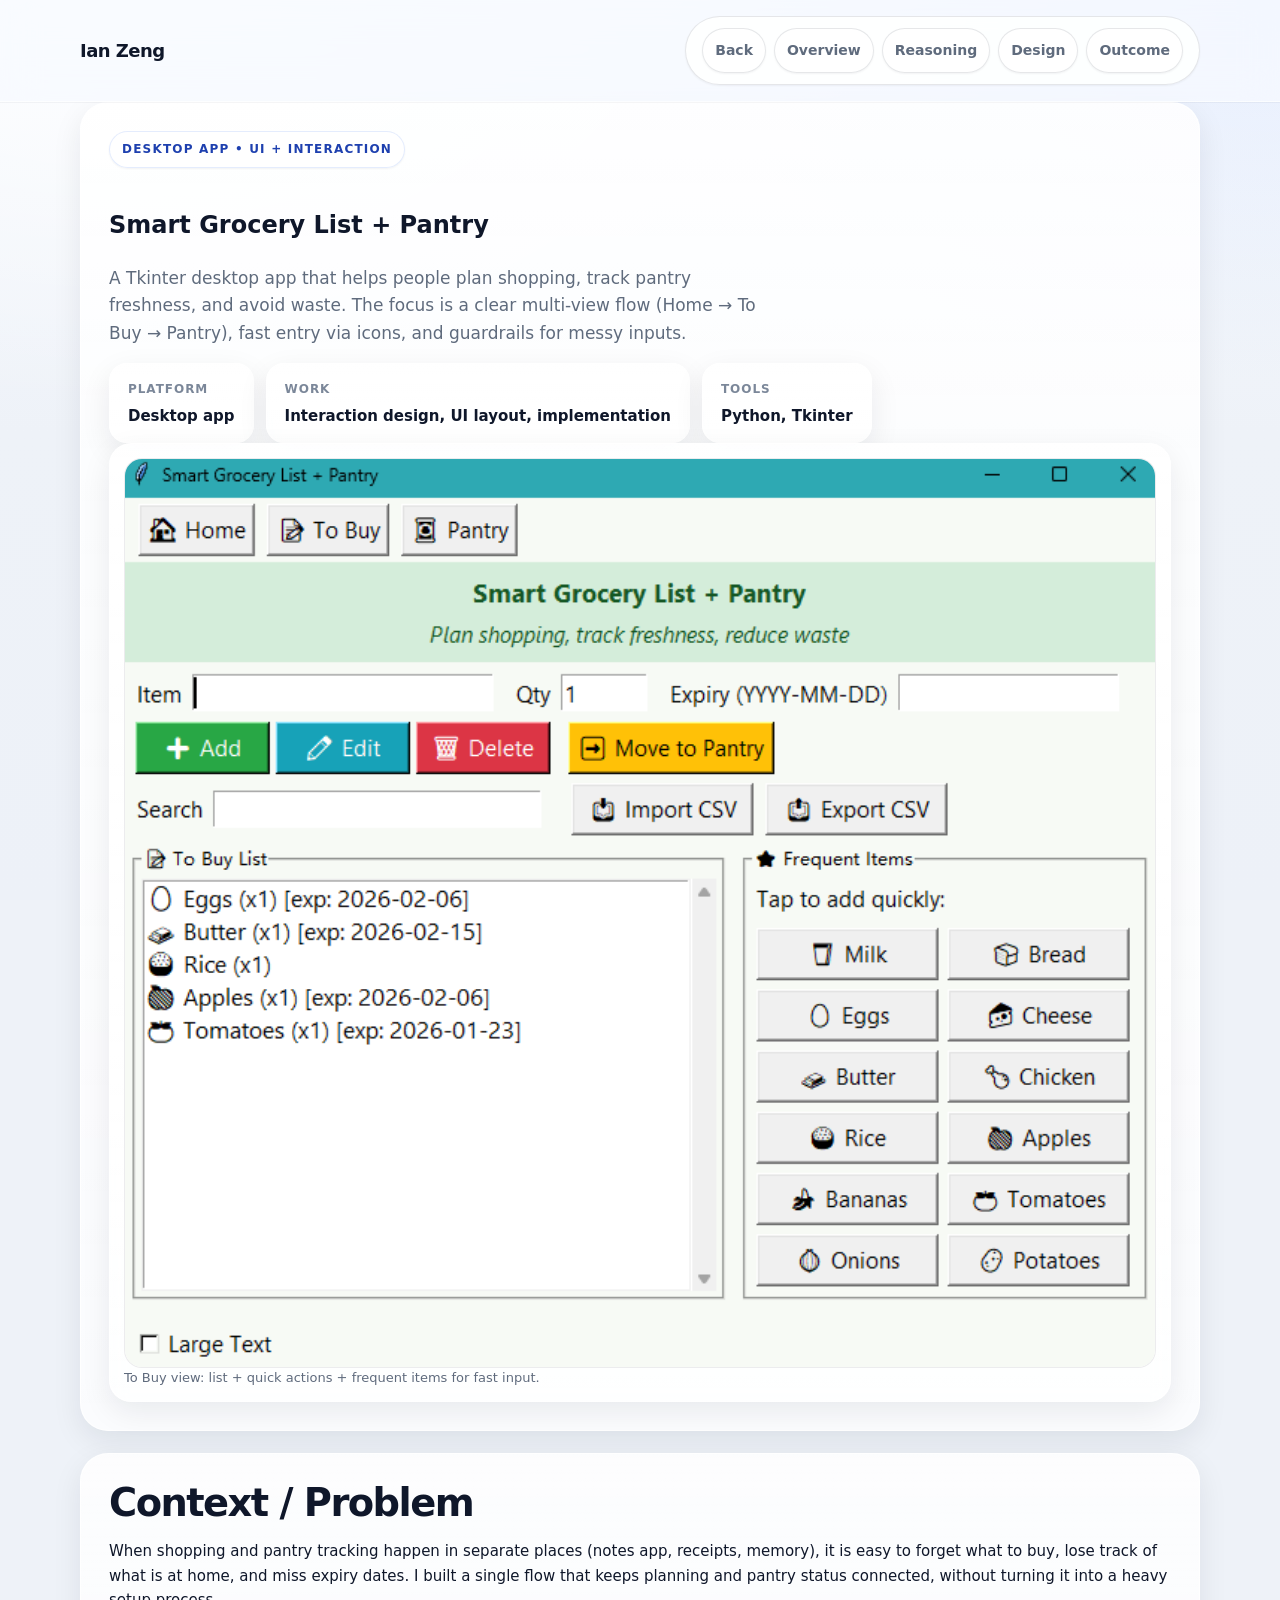
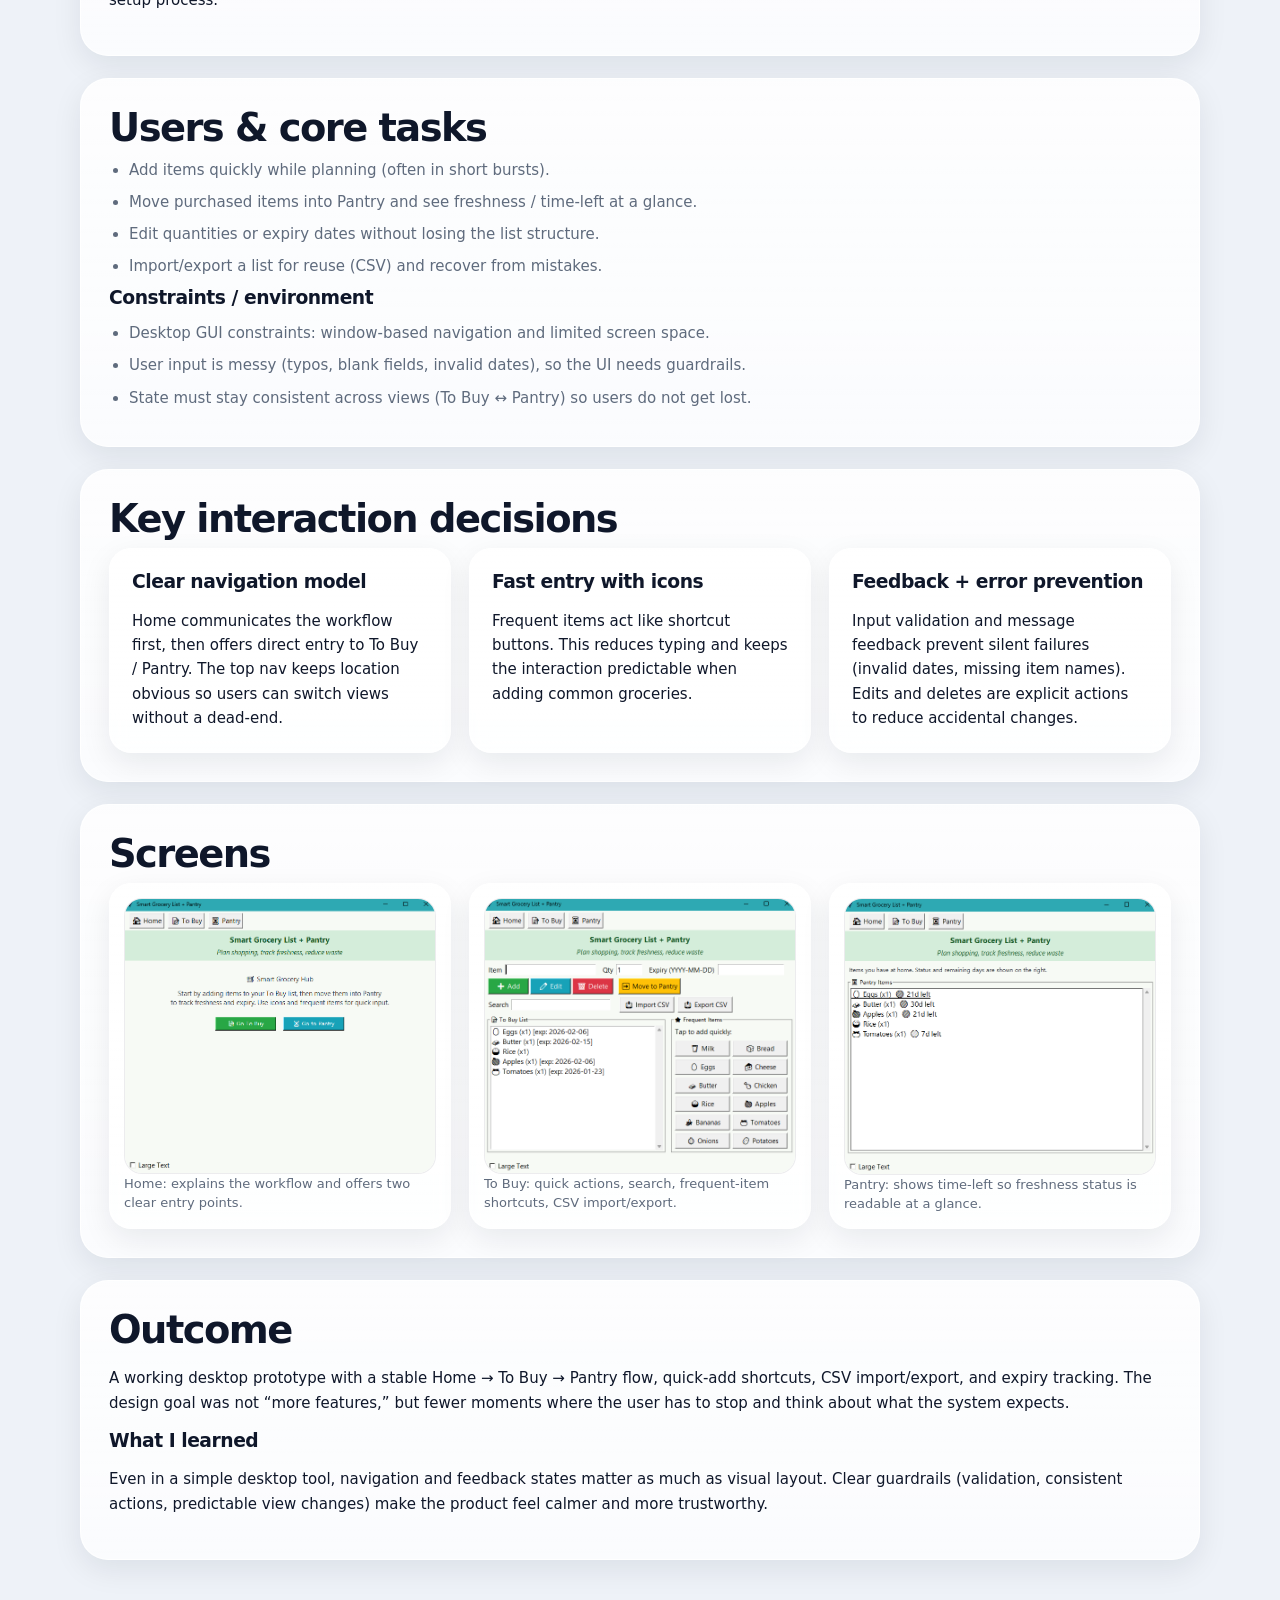
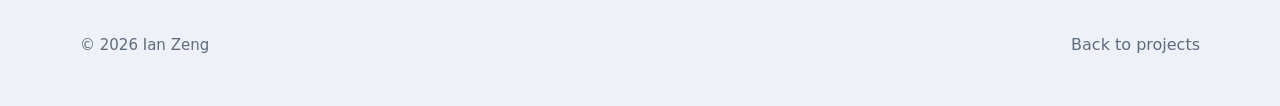
<file: project-grocery.html>
<!doctype html>
<html lang="en">
<head>
  <meta charset="utf-8" />
  <meta name="viewport" content="width=device-width, initial-scale=1" />
  <title>Smart Grocery List + Pantry | Ian Zeng</title>
  <link rel="stylesheet" href="styles.css" />
</head>
<body>

  <header class="site-header">
    <div class="container header-inner">
      <div class="brand">
        <a class="brand-link" href="index.html">Ian Zeng</a>
      </div>
      <nav class="nav nav-pill">
        <a class="pill" href="index.html#projects">Back</a>
        <a class="pill" href="#overview">Overview</a>
        <a class="pill" href="#research">Reasoning</a>
        <a class="pill" href="#interaction">Design</a>
        <a class="pill" href="#outcome">Outcome</a>
      </nav>
    </div>
  </header>

  <main id="content" class="container">
    <section class="case-hero" id="overview">
      <div class="case-hero-text">
        <div class="eyebrow">DESKTOP APP • UI + INTERACTION</div>
        <h1>Smart Grocery List + Pantry</h1>
        <p class="lead">A Tkinter desktop app that helps people plan shopping, track pantry freshness, and avoid waste. The focus is a clear multi-view flow (Home → To Buy → Pantry), fast entry via icons, and guardrails for messy inputs.</p>
        <div class="meta-row">
          <div class="meta-card"><div class="meta-k">Platform</div><div class="meta-v">Desktop app</div></div>
          <div class="meta-card"><div class="meta-k">Work</div><div class="meta-v">Interaction design, UI layout, implementation</div></div>
          <div class="meta-card"><div class="meta-k">Tools</div><div class="meta-v">Python, Tkinter</div></div>
        </div>
      </div>
      <div class="case-hero-media">
        <figure class="case-figure">
          <img src="assets/projects/grocery/grocery-tobuy.png" alt="To Buy screen with list, quick-add items, and import/export actions" loading="lazy" />
          <figcaption>To Buy view: list + quick actions + frequent items for fast input.</figcaption>
        </figure>
      </div>
    </section>

    <section class="case-section">
      <h2>Context / Problem</h2>
      <p>When shopping and pantry tracking happen in separate places (notes app, receipts, memory), it is easy to forget what to buy, lose track of what is at home, and miss expiry dates. I built a single flow that keeps planning and pantry status connected, without turning it into a heavy setup process.</p>
    </section>

    <section class="case-section" id="research">
      <h2>Users & core tasks</h2>
      <ul class="bullets">
        <li>Add items quickly while planning (often in short bursts).</li>
        <li>Move purchased items into Pantry and see freshness / time-left at a glance.</li>
        <li>Edit quantities or expiry dates without losing the list structure.</li>
        <li>Import/export a list for reuse (CSV) and recover from mistakes.</li>
      </ul>

      <h3>Constraints / environment</h3>
      <ul class="bullets">
        <li>Desktop GUI constraints: window-based navigation and limited screen space.</li>
        <li>User input is messy (typos, blank fields, invalid dates), so the UI needs guardrails.</li>
        <li>State must stay consistent across views (To Buy ↔ Pantry) so users do not get lost.</li>
      </ul>
    </section>

    <section class="case-section" id="interaction">
      <h2>Key interaction decisions</h2>
      <div class="cards-3">
        <div class="card">
          <h3>Clear navigation model</h3>
          <p>Home communicates the workflow first, then offers direct entry to To Buy / Pantry. The top nav keeps location obvious so users can switch views without a dead-end.</p>
        </div>
        <div class="card">
          <h3>Fast entry with icons</h3>
          <p>Frequent items act like shortcut buttons. This reduces typing and keeps the interaction predictable when adding common groceries.</p>
        </div>
        <div class="card">
          <h3>Feedback + error prevention</h3>
          <p>Input validation and message feedback prevent silent failures (invalid dates, missing item names). Edits and deletes are explicit actions to reduce accidental changes.</p>
        </div>
      </div>
    </section>

    <section class="case-section">
      <h2>Screens</h2>
      <div class="gallery three">
        <figure class="case-figure">
          <img src="assets/projects/grocery/grocery-home.png" alt="Home screen with workflow description and primary actions" loading="lazy" />
          <figcaption>Home: explains the workflow and offers two clear entry points.</figcaption>
        </figure>
        <figure class="case-figure">
          <img src="assets/projects/grocery/grocery-tobuy.png" alt="To Buy screen with add/edit/delete, search, frequent items, and CSV actions" loading="lazy" />
          <figcaption>To Buy: quick actions, search, frequent-item shortcuts, CSV import/export.</figcaption>
        </figure>
        <figure class="case-figure">
          <img src="assets/projects/grocery/grocery-pantry.png" alt="Pantry screen with remaining days left for each item" loading="lazy" />
          <figcaption>Pantry: shows time-left so freshness status is readable at a glance.</figcaption>
        </figure>
      </div>
    </section>

    <section class="case-section" id="outcome">
      <h2>Outcome</h2>
      <p>A working desktop prototype with a stable Home → To Buy → Pantry flow, quick-add shortcuts, CSV import/export, and expiry tracking. The design goal was not “more features,” but fewer moments where the user has to stop and think about what the system expects.</p>

      <h3>What I learned</h3>
      <p>Even in a simple desktop tool, navigation and feedback states matter as much as visual layout. Clear guardrails (validation, consistent actions, predictable view changes) make the product feel calmer and more trustworthy.</p>
    </section>
  </main>
  <footer class="site-footer">
    <div class="container footer-inner">
      <p>© <span id="year"></span> Ian Zeng</p>
      <a class="footer-link" href="index.html#projects">Back to projects</a>
    </div>
  </footer>
  <script>
    document.getElementById("year").textContent = new Date().getFullYear();
  </script>
</body>
</html>
</file>
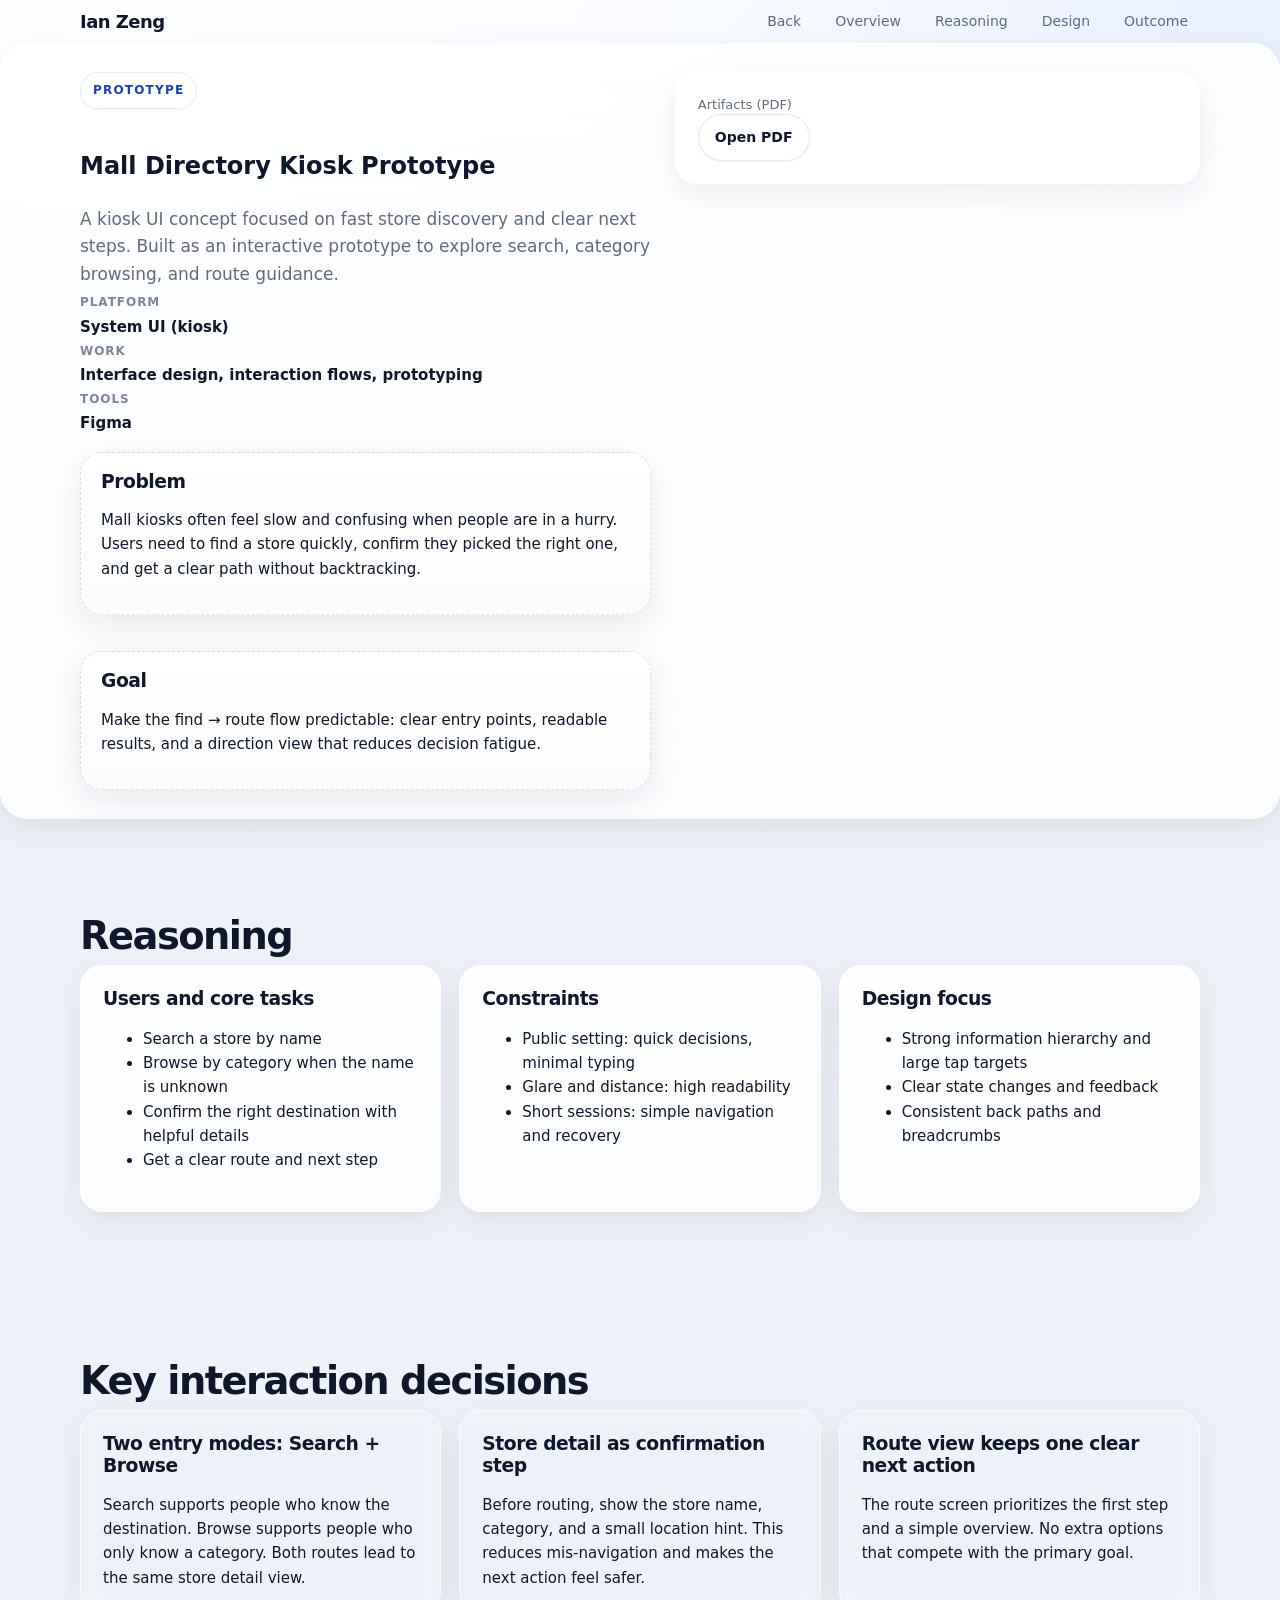
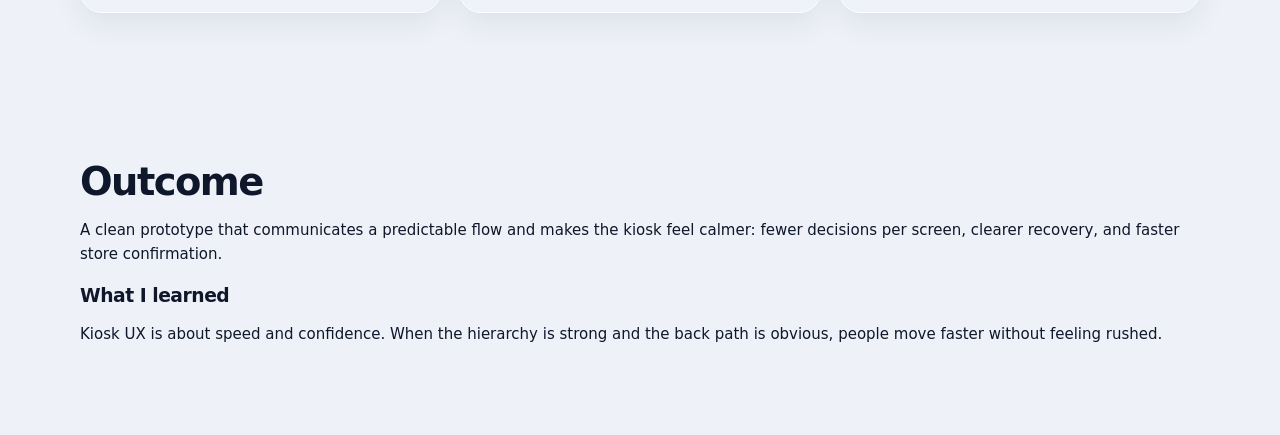
<file: project-mallkiosk.html>
<!doctype html>
<html lang="en">
  <head>
    <meta charset="UTF-8" />
    <meta name="viewport" content="width=device-width, initial-scale=1.0" />
    <title>Mall Directory Kiosk Prototype | Ian Zeng</title>
    <link rel="stylesheet" href="styles.css" />
  </head>
  <body>
    
    <header class="topbar">
      <div class="container topbar-inner">
        <div class="brand">
          <a href="index.html" class="brand-link">Ian Zeng</a>
        </div>
        <nav class="nav" aria-label="Case study navigation">
          <a class="pill-nav" href="index.html#projects">Back</a>
          <a class="pill-nav" href="#overview">Overview</a>
          <a class="pill-nav" href="#reasoning">Reasoning</a>
          <a class="pill-nav" href="#design">Design</a>
          <a class="pill-nav" href="#outcome">Outcome</a>
        </nav>
      </div>
    </header>

    <main id="main">
      <section class="case-hero section" id="overview">
        <div class="container case-hero-grid">
          <div>
            <p class="eyebrow">Prototype</p>
            <h1>Mall Directory Kiosk Prototype</h1>
            <p class="lead">
              A kiosk UI concept focused on fast store discovery and clear next steps. Built as an interactive prototype
              to explore search, category browsing, and route guidance.
            </p>

            <div class="case-meta">
              <div class="meta-block">
                <div class="meta-label">Platform</div>
                <div class="meta-value">System UI (kiosk)</div>
              </div>
              <div class="meta-block">
                <div class="meta-label">Work</div>
                <div class="meta-value">Interface design, interaction flows, prototyping</div>
              </div>
              <div class="meta-block">
                <div class="meta-label">Tools</div>
                <div class="meta-value">Figma</div>
              </div>
            </div>

            <div class="callouts">
              <div class="callout">
                <h3>Problem</h3>
                <p>
                  Mall kiosks often feel slow and confusing when people are in a hurry. Users need to find a store
                  quickly, confirm they picked the right one, and get a clear path without backtracking.
                </p>
              </div>
              <div class="callout">
                <h3>Goal</h3>
                <p>
                  Make the find → route flow predictable: clear entry points, readable results, and a direction view that
                  reduces decision fatigue.
                </p>
              </div>
            </div>
          </div>

          <div class="case-hero-media">
            <div class="media-card">
              <div class="media-caption">Artifacts (PDF)</div>
              <a class="btn" href="assets/inf353-mall-kiosk.pdf" target="_blank" rel="noopener">Open PDF</a>
            </div>
          </div>
        </div>
      </section>

      <section class="section" id="reasoning">
        <div class="container">
          <h2>Reasoning</h2>
          <div class="cards-grid">
            <article class="card">
              <h3>Users and core tasks</h3>
              <ul>
                <li>Search a store by name</li>
                <li>Browse by category when the name is unknown</li>
                <li>Confirm the right destination with helpful details</li>
                <li>Get a clear route and next step</li>
              </ul>
            </article>
            <article class="card">
              <h3>Constraints</h3>
              <ul>
                <li>Public setting: quick decisions, minimal typing</li>
                <li>Glare and distance: high readability</li>
                <li>Short sessions: simple navigation and recovery</li>
              </ul>
            </article>
            <article class="card">
              <h3>Design focus</h3>
              <ul>
                <li>Strong information hierarchy and large tap targets</li>
                <li>Clear state changes and feedback</li>
                <li>Consistent back paths and breadcrumbs</li>
              </ul>
            </article>
          </div>
        </div>
      </section>

      <section class="section" id="design">
        <div class="container">
          <h2>Key interaction decisions</h2>
          <div class="decision-grid">
            <article class="card decision">
              <h3>Two entry modes: Search + Browse</h3>
              <p>
                Search supports people who know the destination. Browse supports people who only know a category.
                Both routes lead to the same store detail view.
              </p>
            </article>
            <article class="card decision">
              <h3>Store detail as confirmation step</h3>
              <p>
                Before routing, show the store name, category, and a small location hint. This reduces mis-navigation
                and makes the next action feel safer.
              </p>
            </article>
            <article class="card decision">
              <h3>Route view keeps one clear next action</h3>
              <p>
                The route screen prioritizes the first step and a simple overview. No extra options that compete with
                the primary goal.
              </p>
            </article>
          </div>
        </div>
      </section>

      <section class="section" id="outcome">
        <div class="container">
          <h2>Outcome</h2>
          <p>
            A clean prototype that communicates a predictable flow and makes the kiosk feel calmer: fewer decisions per
            screen, clearer recovery, and faster store confirmation.
          </p>
          <h3 class="mt">What I learned</h3>
          <p>
            Kiosk UX is about speed and confidence. When the hierarchy is strong and the back path is obvious, people
            move faster without feeling rushed.
          </p>
        </div>
      </section>
    </main>

    <script src="main.js"></script>
  </body>
</html>
</file>
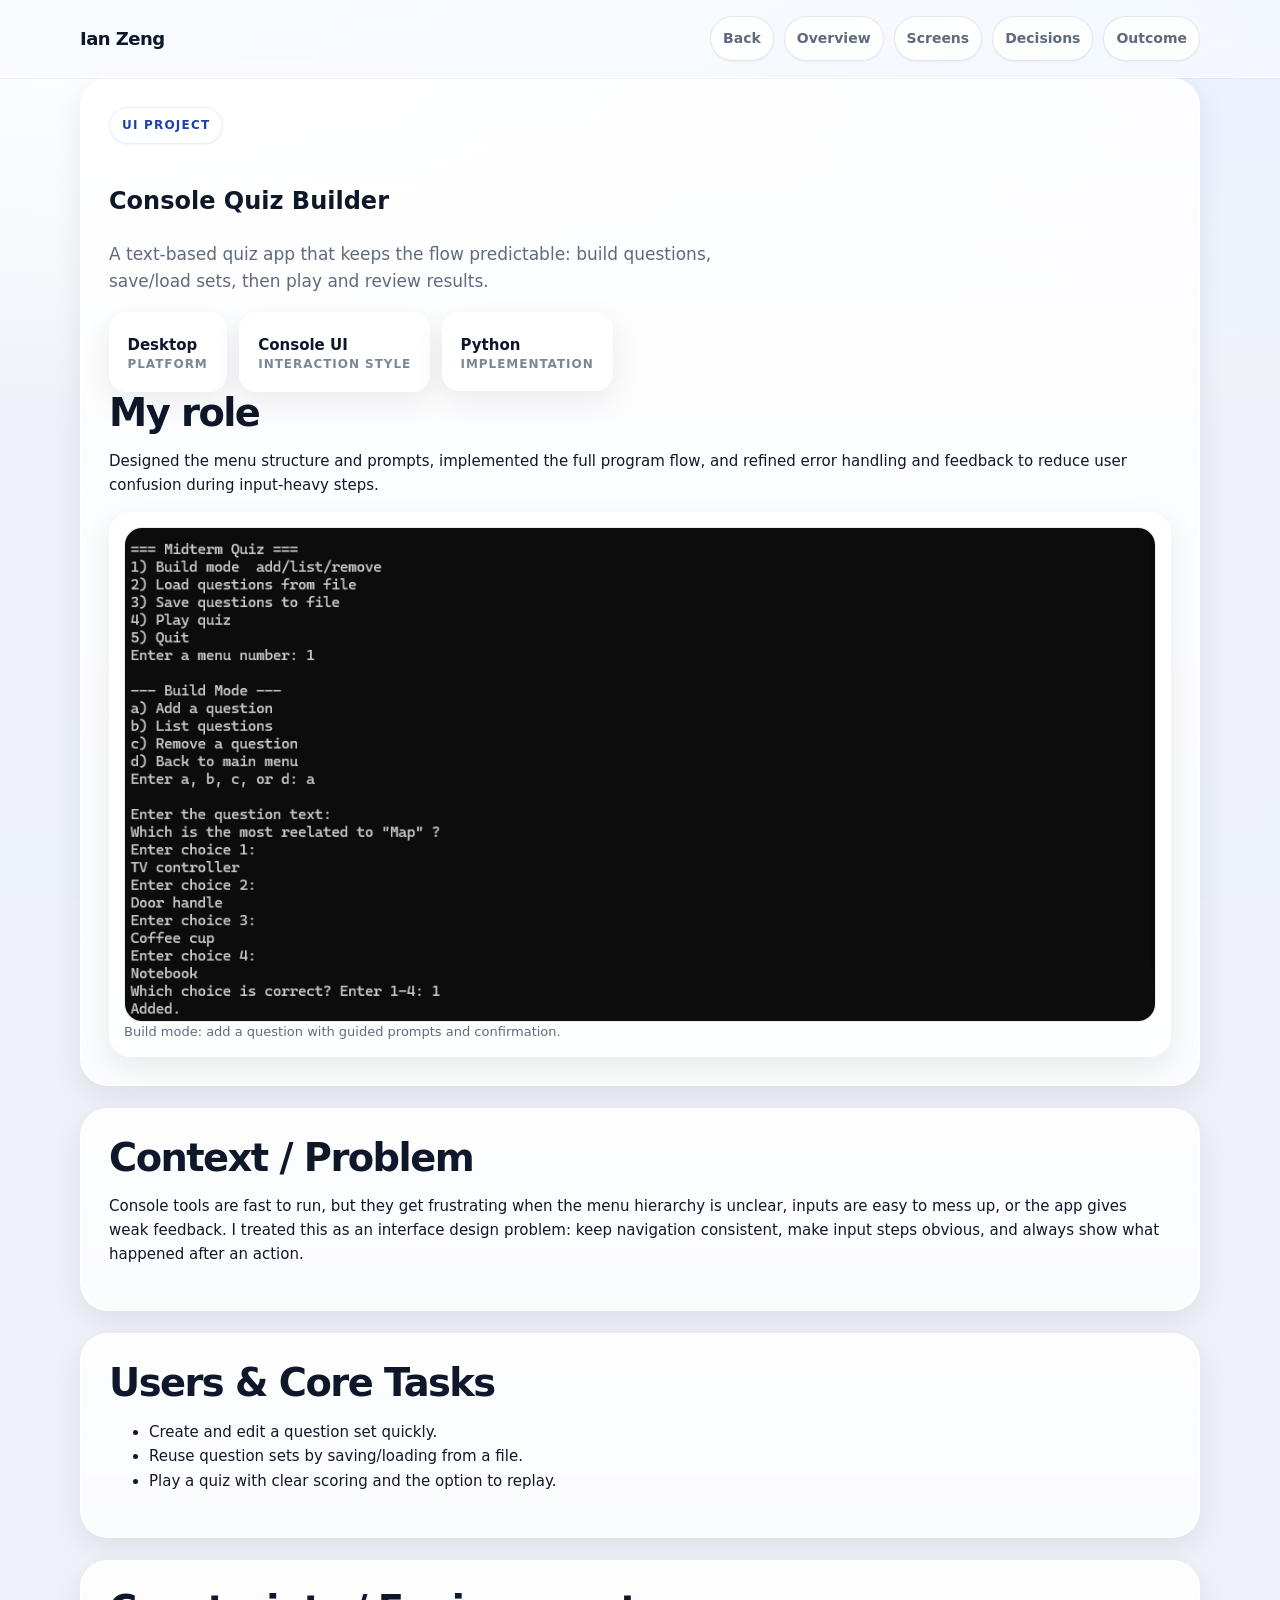
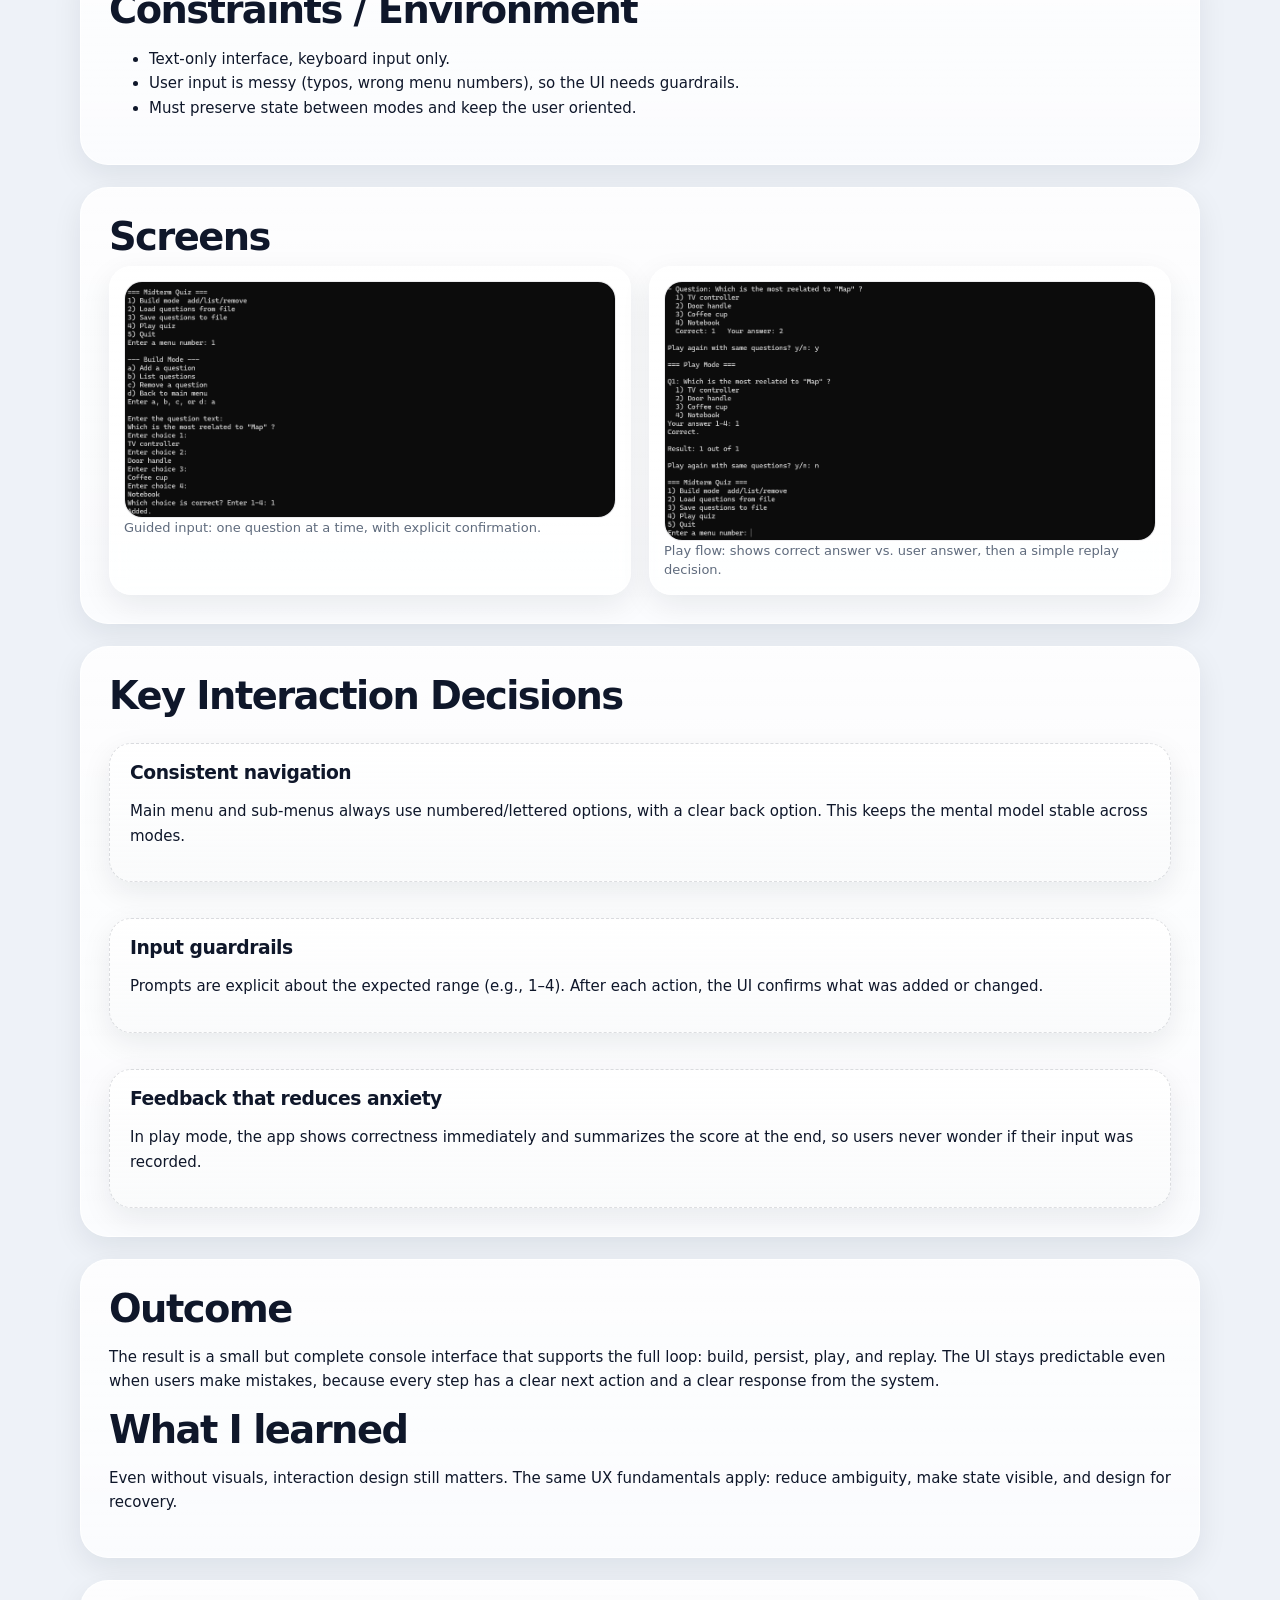
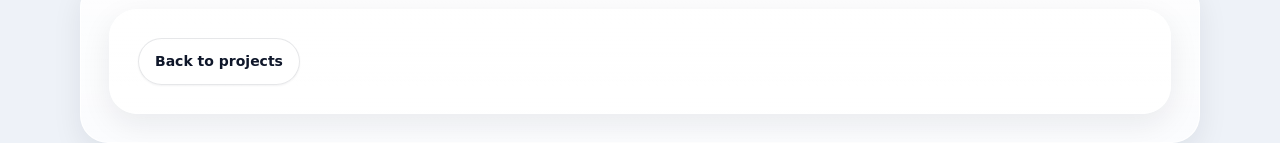
<file: project-quiz.html>
<!doctype html>
<html lang="en">
<head>
  <meta charset="utf-8" />
  <meta name="viewport" content="width=device-width, initial-scale=1" />
  <title>Case Study | Console Quiz Builder</title>
  <link rel="stylesheet" href="styles.css" />
</head>
<body>

  <div class="ambient-bg" aria-hidden="true">
    <span class="orb o1"></span>
    <span class="orb o2"></span>
    <span class="orb o3"></span>
    <span class="orb o4"></span>
  </div>

  <header class="site-header">
    <div class="container header-inner">
      <div class="brand">Ian Zeng</div>
      <nav class="nav" aria-label="Primary">
        <a class="nav-pill" href="index.html#projects">Back</a>
        <a class="nav-pill" href="#overview">Overview</a>
        <a class="nav-pill" href="#screens">Screens</a>
        <a class="nav-pill" href="#decisions">Decisions</a>
        <a class="nav-pill" href="#outcome">Outcome</a>
      </nav>
    </div>
  </header>

  <main id="main" class="container">
    <section class="case-hero" id="overview">
      <div class="case-hero-text">
        <div class="kicker">UI PROJECT</div>
        <h1>Console Quiz Builder</h1>
        <p class="lead">
          A text-based quiz app that keeps the flow predictable: build questions, save/load sets, then play and review results.
        </p>

        <div class="case-metadata">
          <div class="meta-box"><div class="meta-num">Desktop</div><div class="meta-label">platform</div></div>
          <div class="meta-box"><div class="meta-num">Console UI</div><div class="meta-label">interaction style</div></div>
          <div class="meta-box"><div class="meta-num">Python</div><div class="meta-label">implementation</div></div>
        </div>

        <div class="case-role">
          <h2>My role</h2>
          <p>
            Designed the menu structure and prompts, implemented the full program flow, and refined error handling and feedback to reduce user confusion during input-heavy steps.
          </p>
        </div>
      </div>

      <div class="case-hero-media">
        <figure class="case-figure">
          <img src="assets/quiz/quiz_build.png" alt="Console quiz builder: build mode and add question flow" />
          <figcaption>Build mode: add a question with guided prompts and confirmation.</figcaption>
        </figure>
      </div>
    </section>

    <section class="case-section" id="context">
      <h2>Context / Problem</h2>
      <p>
        Console tools are fast to run, but they get frustrating when the menu hierarchy is unclear, inputs are easy to mess up, or the app gives weak feedback. I treated this as an interface design problem: keep navigation consistent, make input steps obvious, and always show what happened after an action.
      </p>
    </section>

    <section class="case-section" id="users">
      <h2>Users &amp; Core Tasks</h2>
      <ul>
        <li>Create and edit a question set quickly.</li>
        <li>Reuse question sets by saving/loading from a file.</li>
        <li>Play a quiz with clear scoring and the option to replay.</li>
      </ul>
    </section>

    <section class="case-section" id="constraints">
      <h2>Constraints / Environment</h2>
      <ul>
        <li>Text-only interface, keyboard input only.</li>
        <li>User input is messy (typos, wrong menu numbers), so the UI needs guardrails.</li>
        <li>Must preserve state between modes and keep the user oriented.</li>
      </ul>
    </section>

    <section class="case-section" id="screens">
      <h2>Screens</h2>
      <div class="gallery two">
        <figure class="case-figure">
          <img src="assets/quiz/quiz_build.png" alt="Build mode flow showing add question and confirmation" />
          <figcaption>Guided input: one question at a time, with explicit confirmation.</figcaption>
        </figure>
        <figure class="case-figure">
          <img src="assets/quiz/quiz_play.png" alt="Play mode flow showing results and replay prompt" />
          <figcaption>Play flow: shows correct answer vs. user answer, then a simple replay decision.</figcaption>
        </figure>
      </div>
    </section>

    <section class="case-section" id="decisions">
      <h2>Key Interaction Decisions</h2>
      <div class="callouts">
        <div class="callout">
          <h3>Consistent navigation</h3>
          <p>
            Main menu and sub-menus always use numbered/lettered options, with a clear back option. This keeps the mental model stable across modes.
          </p>
        </div>
        <div class="callout">
          <h3>Input guardrails</h3>
          <p>
            Prompts are explicit about the expected range (e.g., 1–4). After each action, the UI confirms what was added or changed.
          </p>
        </div>
        <div class="callout">
          <h3>Feedback that reduces anxiety</h3>
          <p>
            In play mode, the app shows correctness immediately and summarizes the score at the end, so users never wonder if their input was recorded.
          </p>
        </div>
      </div>
    </section>

    <section class="case-section" id="outcome">
      <h2>Outcome</h2>
      <p>
        The result is a small but complete console interface that supports the full loop: build, persist, play, and replay. The UI stays predictable even when users make mistakes, because every step has a clear next action and a clear response from the system.
      </p>

      <h2>What I learned</h2>
      <p>
        Even without visuals, interaction design still matters. The same UX fundamentals apply: reduce ambiguity, make state visible, and design for recovery.
      </p>
    </section>

    <section class="case-section">
      <div class="case-footer">
        <a class="btn" href="index.html#projects">Back to projects</a>
      </div>
    </section>
  </main>

  <script src="main.js"></script>
</body>
</html>
</file>
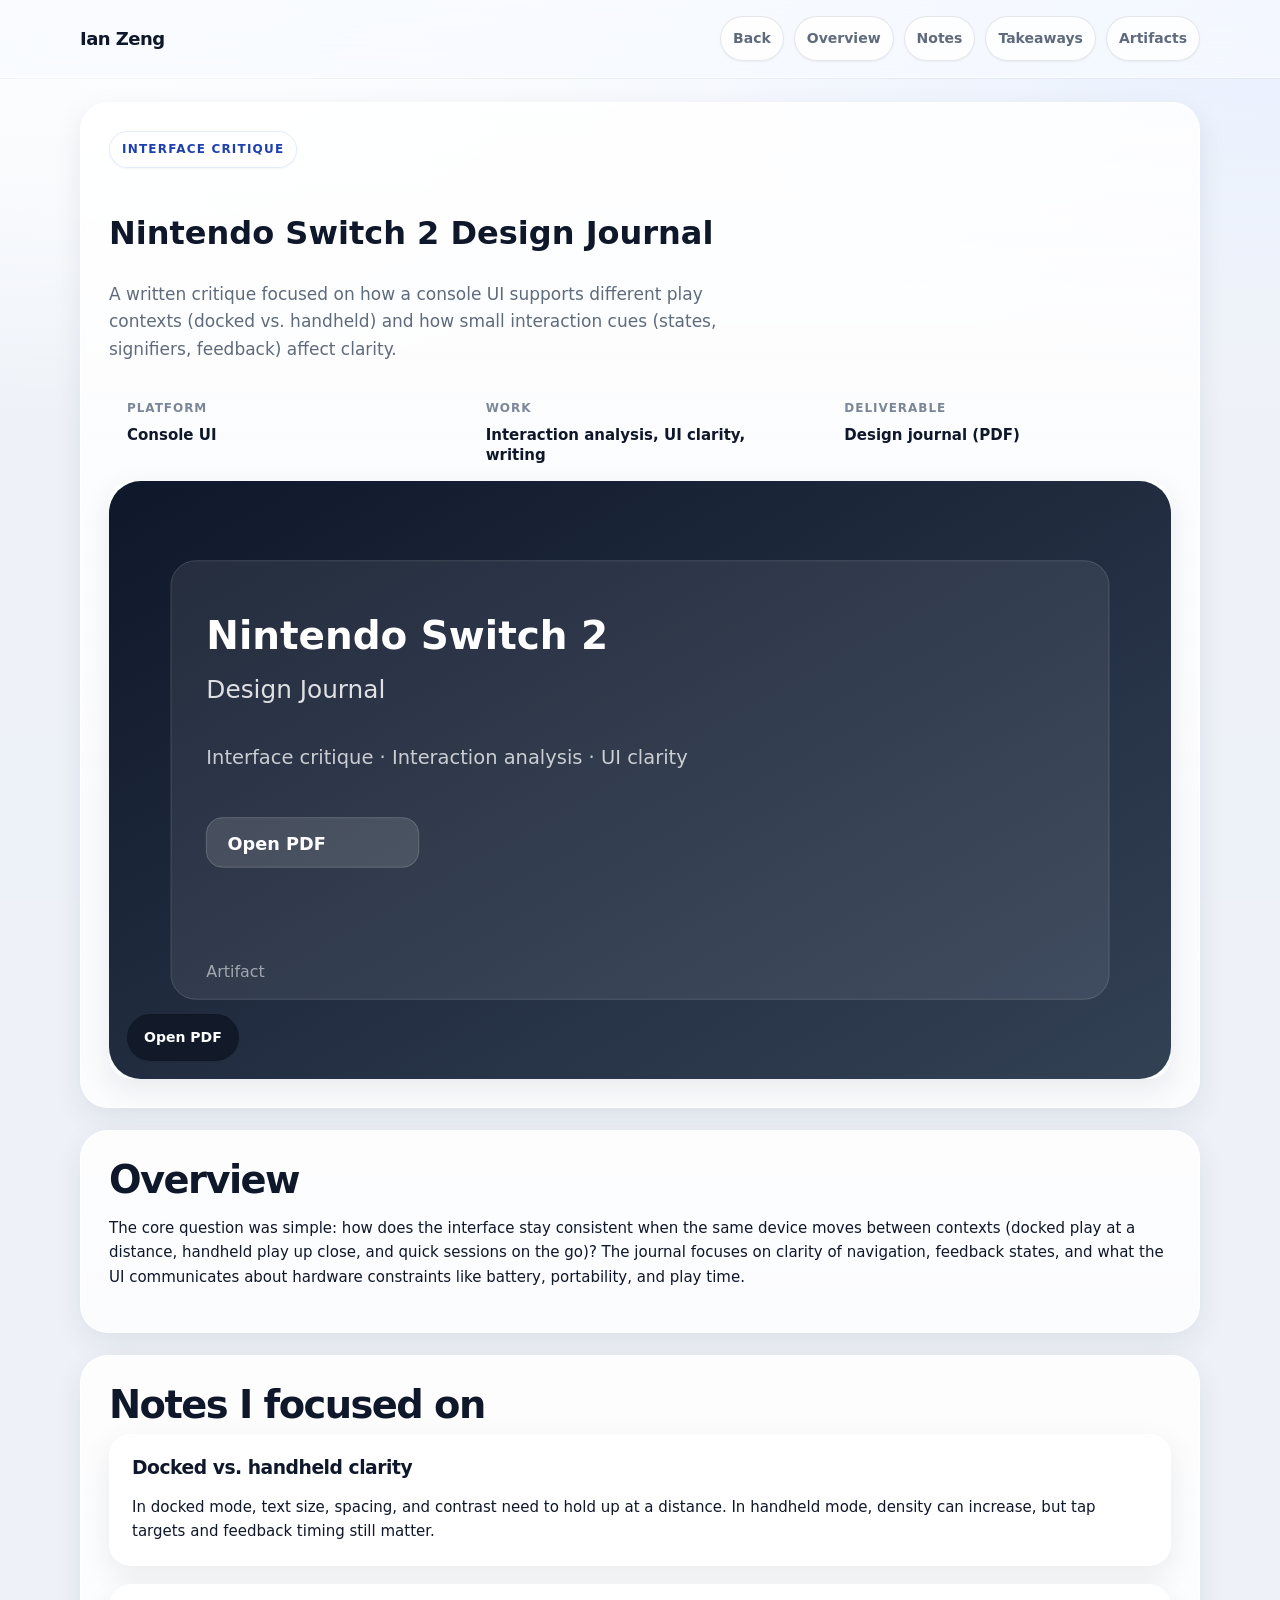
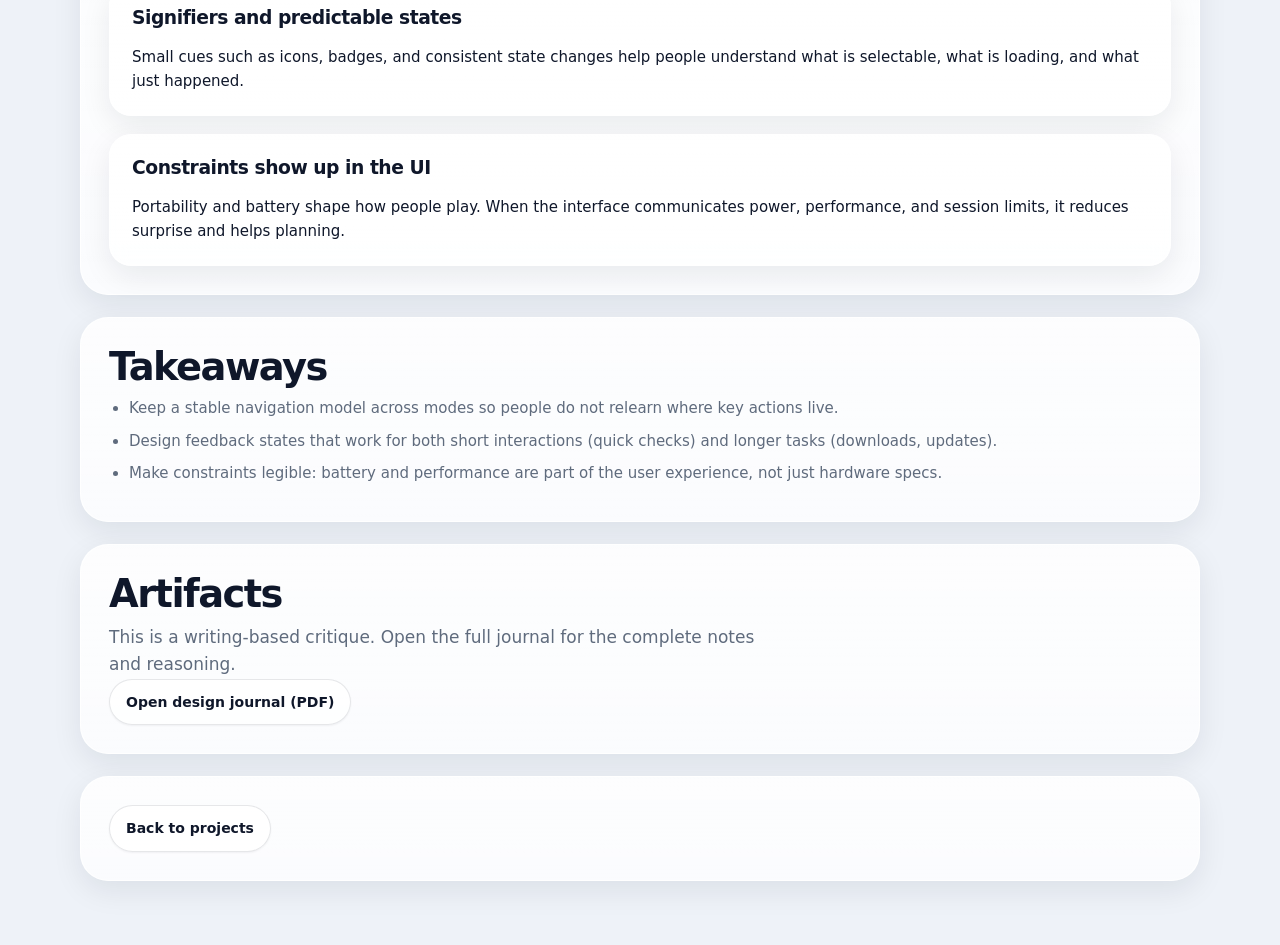
<file: project-switch2.html>
<!doctype html>
<html lang="en">
<head>
  <meta charset="utf-8" />
  <meta name="viewport" content="width=device-width, initial-scale=1" />
  <title>Nintendo Switch 2 Design Journal | Ian Zeng</title>
  <link rel="stylesheet" href="styles.css" />
</head>
<body>

  <header class="site-header">
    <div class="container header-inner">
      <a class="brand" href="index.html">Ian Zeng</a>
      <nav class="page-nav" aria-label="Case study navigation">
        <a class="pill" href="index.html#projects">Back</a>
        <a class="pill" href="#overview">Overview</a>
        <a class="pill" href="#notes">Notes</a>
        <a class="pill" href="#takeaways">Takeaways</a>
        <a class="pill" href="#artifacts">Artifacts</a>
      </nav>
    </div>
  </header>

  <main id="content" class="container project-page">
    <div class="case-hero">
      <div class="case-hero-text">
        <p class="kicker">Interface critique</p>
        <h1>Nintendo Switch 2 Design Journal</h1>
        <p class="lead">
          A written critique focused on how a console UI supports different play contexts (docked vs. handheld) and how small interaction cues (states, signifiers, feedback) affect clarity.
        </p>

        <div class="meta-grid">
          <div class="meta-item">
            <div class="meta-label">Platform</div>
            <div class="meta-value">Console UI</div>
          </div>
          <div class="meta-item">
            <div class="meta-label">Work</div>
            <div class="meta-value">Interaction analysis, UI clarity, writing</div>
          </div>
          <div class="meta-item">
            <div class="meta-label">Deliverable</div>
            <div class="meta-value">Design journal (PDF)</div>
          </div>
        </div>
      </div>

      <div class="case-hero-media">
        <a class="video-thumb" href="assets/docs/Design_Journal.pdf" target="_blank" rel="noopener" aria-label="Open design journal PDF">
          <img src="assets/images/switch2-journal-cover.svg" alt="Nintendo Switch 2 design journal cover" />
          <span class="play-badge">Open PDF</span>
        </a>
      </div>
    </div>

    <section id="overview" class="case-section">
      <h2>Overview</h2>
      <p>
        The core question was simple: how does the interface stay consistent when the same device moves between contexts (docked play at a distance, handheld play up close, and quick sessions on the go)?
        The journal focuses on clarity of navigation, feedback states, and what the UI communicates about hardware constraints like battery, portability, and play time.
      </p>
    </section>

    <section id="notes" class="case-section">
      <h2>Notes I focused on</h2>
      <div class="cards">
        <div class="card">
          <h3>Docked vs. handheld clarity</h3>
          <p>
            In docked mode, text size, spacing, and contrast need to hold up at a distance. In handheld mode, density can increase, but tap targets and feedback timing still matter.
          </p>
        </div>
        <div class="card">
          <h3>Signifiers and predictable states</h3>
          <p>
            Small cues such as icons, badges, and consistent state changes help people understand what is selectable, what is loading, and what just happened.
          </p>
        </div>
        <div class="card">
          <h3>Constraints show up in the UI</h3>
          <p>
            Portability and battery shape how people play. When the interface communicates power, performance, and session limits, it reduces surprise and helps planning.
          </p>
        </div>
      </div>
    </section>

    <section id="takeaways" class="case-section">
      <h2>Takeaways</h2>
      <ul class="bullets">
        <li>Keep a stable navigation model across modes so people do not relearn where key actions live.</li>
        <li>Design feedback states that work for both short interactions (quick checks) and longer tasks (downloads, updates).</li>
        <li>Make constraints legible: battery and performance are part of the user experience, not just hardware specs.</li>
      </ul>
    </section>

    <section id="artifacts" class="case-section">
      <h2>Artifacts</h2>
      <p class="lead">This is a writing-based critique. Open the full journal for the complete notes and reasoning.</p>
      <div class="artifact-links">
        <a class="btn" href="assets/docs/Design_Journal.pdf" target="_blank" rel="noopener">Open design journal (PDF)</a>
      </div>
    </section>

    <div class="case-footer">
      <a class="btn" href="index.html#projects">Back to projects</a>
    </div>
  </main>
</body>
</html>
</file>
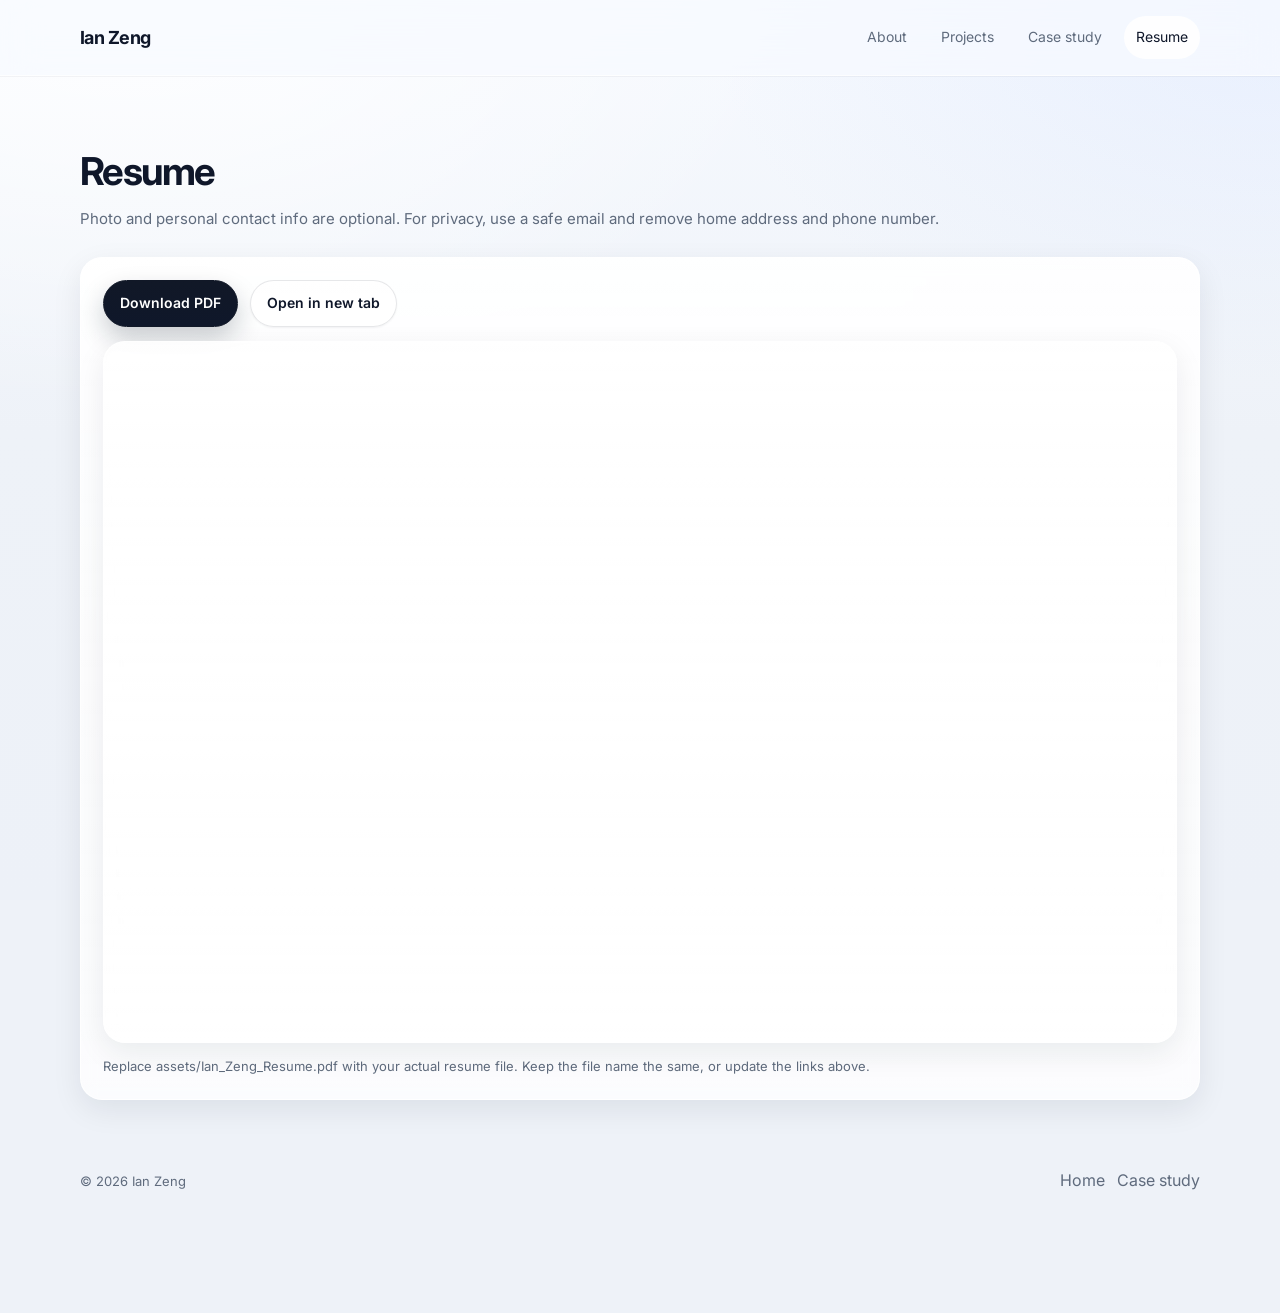
<file: resume.html>
<!doctype html>
<html lang="en">
<head>
  <meta charset="utf-8">
  <meta name="viewport" content="width=device-width, initial-scale=1">
  <title>Resume | Ian Zeng</title>
  <meta name="description" content="Ian Zeng resume.">
  <link rel="preconnect" href="https://fonts.googleapis.com">
  <link rel="preconnect" href="https://fonts.gstatic.com" crossorigin>
  <link href="https://fonts.googleapis.com/css2?family=Inter:wght@400;500;600;700&display=swap" rel="stylesheet">
  <link rel="stylesheet" href="styles.css">
</head>

<body>
  <div class="page-bg" aria-hidden="true"></div>

  <header class="site-header">
    <div class="container header-inner">
      <a class="brand" href="index.html">Ian Zeng</a>
      <nav class="nav">
        <a href="index.html#about">About</a>
        <a href="index.html#projects">Projects</a>
        <a href="case-study.html">Case study</a>
        <a class="active" href="resume.html">Resume</a>
      </nav>
      <button class="nav-toggle" type="button" aria-label="Toggle navigation" aria-expanded="false">
        <span></span><span></span><span></span>
      </button>
    </div>
  </header>

  <main id="main" class="section">
    <div class="container">
      <div class="section-head">
        <h1 class="h2">Resume</h1>
        <p class="muted">
          Photo and personal contact info are optional. For privacy, use a safe email and remove home address and phone number.
        </p>
      </div>

      <div class="card">
        <div class="resume-actions">
          <a class="btn primary" href="assets/Ian_Zeng_Resume.pdf" download>Download PDF</a>
          <a class="btn" href="assets/Ian_Zeng_Resume.pdf" target="_blank" rel="noreferrer">Open in new tab</a>
        </div>

        <div class="resume-frame">
          <iframe title="Resume PDF" src="assets/Ian_Zeng_Resume.pdf"></iframe>
        </div>

        <p class="muted small">
          Replace assets/Ian_Zeng_Resume.pdf with your actual resume file. Keep the file name the same, or update the links above.
        </p>
      </div>
    </div>

    <footer class="site-footer">
      <div class="container footer-inner">
        <p class="muted small">© <span id="year"></span> Ian Zeng</p>
        <div class="footer-links">
          <a href="index.html">Home</a>
          <a href="case-study.html">Case study</a>
        </div>
      </div>
    </footer>
  </main>

  <script src="main.js"></script>
</body>
</html>
</file>
<file: styles.css>
:root{
  --bg:#eef2f8;
  --bg-soft:#f8faff;
  --surface:rgba(255,255,255,0.82);
  --surface-strong:#ffffff;
  --surface-tint:rgba(255,255,255,0.72);
  --text:#0f172a;
  --muted:#5f6b7d;
  --muted-2:#7b8799;
  --border:rgba(15,23,42,0.10);
  --border-strong:rgba(15,23,42,0.16);
  --accent:#2563eb;
  --accent-soft:rgba(37,99,235,0.10);
  --accent-soft-2:rgba(37,99,235,0.16);
  --shadow-xs:0 1px 2px rgba(15,23,42,0.05);
  --shadow-sm:0 10px 30px rgba(15,23,42,0.08);
  --shadow-md:0 20px 50px rgba(15,23,42,0.10);
  --shadow-lg:0 24px 80px rgba(15,23,42,0.13);
  --radius-sm:14px;
  --radius:22px;
  --radius-lg:30px;
  --container:1120px;
}

*{box-sizing:border-box}
html,body{height:100%}
html{
  background:var(--bg);
  scroll-behavior:smooth;
}
body{
  margin:0;
  font-family:Inter,system-ui,-apple-system,Segoe UI,Roboto,Arial,sans-serif;
  color:var(--text);
  background:
    radial-gradient(1200px 780px at 10% -5%, rgba(255,255,255,0.95), transparent 58%),
    radial-gradient(1100px 740px at 100% 0%, rgba(210,224,255,0.38), transparent 52%),
    linear-gradient(180deg,#f7faff 0%, #eef2f8 48%, #edf1f8 100%);
  line-height:1.62;
  -webkit-font-smoothing:antialiased;
  text-rendering:optimizeLegibility;
}

img{max-width:100%;display:block}
a{color:inherit;text-decoration:none}
a:hover{text-decoration:none}
p,li{font-size:15px}

.container{
  width:min(100% - 32px, var(--container));
  margin:0 auto;
}

.skip-link{
  position:absolute;
  left:-9999px;
  top:12px;
  padding:10px 12px;
  border-radius:12px;
  background:#111827;
  color:#fff;
  z-index:999;
}
.skip-link:focus{left:12px}

.ambient-bg{
  position:fixed;
  inset:0;
  z-index:-1;
  pointer-events:none;
  overflow:hidden;
  background:
    radial-gradient(900px 540px at 10% 10%, rgba(37,99,235,0.08), transparent 60%),
    radial-gradient(960px 560px at 92% 12%, rgba(15,23,42,0.06), transparent 62%),
    radial-gradient(820px 480px at 50% 100%, rgba(148,163,184,0.12), transparent 65%);
}
.ambient-bg .orb{
  position:absolute;
  border-radius:999px;
  background:radial-gradient(circle at 30% 30%, rgba(255,255,255,0.55), rgba(37,99,235,0.08) 48%, transparent 74%);
  filter:blur(1px);
  opacity:.8;
  animation:orbFloat 18s ease-in-out infinite;
}
.ambient-bg .o1{width:520px;height:520px;left:-140px;top:70px;animation-duration:22s}
.ambient-bg .o2{width:420px;height:420px;right:-120px;top:150px;animation-duration:19s;animation-delay:-5s}
.ambient-bg .o3{width:580px;height:580px;left:20%;bottom:-260px;animation-duration:25s;animation-delay:-10s}
.ambient-bg .o4{width:320px;height:320px;right:22%;bottom:-90px;animation-duration:17s;animation-delay:-3s}
@keyframes orbFloat{
  0%{transform:translate3d(0,0,0) scale(1)}
  50%{transform:translate3d(20px,-22px,0) scale(1.06)}
  100%{transform:translate3d(0,0,0) scale(1)}
}

.site-header{
  position:sticky;
  top:0;
  z-index:50;
  background:rgba(247,250,255,0.72);
  backdrop-filter:blur(18px);
  -webkit-backdrop-filter:blur(18px);
  border-bottom:1px solid rgba(255,255,255,0.6);
  box-shadow:0 1px 0 rgba(15,23,42,0.04);
}
.header-inner{
  display:flex;
  align-items:center;
  justify-content:space-between;
  gap:18px;
  padding:16px 0;
}
.brand,.brand-link{
  font-weight:700;
  letter-spacing:-0.03em;
  font-size:18px;
}

.nav,.page-nav,.nav-pill,.pill-nav{
  display:flex;
  align-items:center;
  gap:10px;
  flex-wrap:wrap;
}
.nav a,.page-nav a,.nav-link,.nav-pill a{
  color:var(--muted);
  font-size:14px;
  padding:10px 12px;
  border-radius:999px;
  transition:all .22s ease;
}
.nav a:hover,.page-nav a:hover,.nav-link:hover,.nav-pill a:hover{
  color:var(--text);
  background:rgba(255,255,255,0.72);
  box-shadow:var(--shadow-xs);
}
.nav a.active{
  background:rgba(255,255,255,0.86);
  color:var(--text);
}
.nav-toggle{
  display:none;
  padding:10px;
  border:1px solid var(--border);
  background:rgba(255,255,255,0.64);
  border-radius:14px;
  cursor:pointer;
  box-shadow:var(--shadow-xs);
}
.nav-toggle span{
  display:block;
  width:20px;
  height:2px;
  margin:4px 0;
  background:var(--text);
}

.hero{padding:64px 0 26px}
.hero-inner{
  display:grid;
  grid-template-columns:minmax(0,1.08fr) minmax(320px,.92fr);
  gap:38px;
  align-items:center;
}
.hero-copy{
  position:relative;
  padding:8px 0;
}
.kicker,.eyebrow{
  display:inline-flex;
  align-items:center;
  gap:8px;
  margin:0 0 18px;
  padding:8px 12px;
  border-radius:999px;
  color:#1e40af;
  background:rgba(255,255,255,0.74);
  border:1px solid rgba(37,99,235,0.12);
  font-weight:700;
  font-size:12px;
  letter-spacing:.10em;
  text-transform:uppercase;
  box-shadow:var(--shadow-xs);
}
.hero-title{
  margin:0 0 16px;
  font-size:clamp(40px,5vw,68px);
  line-height:1.02;
  letter-spacing:-0.055em;
  max-width:10ch;
}
.hero-subtitle,.lead{
  margin:0;
  color:var(--muted);
  font-size:17px;
  max-width:60ch;
}
.hero-subtitle{margin-bottom:24px}
.hero-cta,.resume-actions,.artifact-links,.footer-links,.project-actions{
  display:flex;
  gap:12px;
  flex-wrap:wrap;
}
.hero-btn,.btn,.nav-btn,.pill,.nav-pill,.play-badge{
  display:inline-flex;
  align-items:center;
  justify-content:center;
  gap:8px;
  min-height:44px;
  padding:11px 16px;
  border-radius:999px;
  border:1px solid var(--border);
  background:rgba(255,255,255,0.78);
  color:var(--text);
  font-weight:600;
  font-size:14px;
  box-shadow:var(--shadow-xs);
  transition:transform .18s ease, box-shadow .18s ease, background .18s ease, border-color .18s ease;
}
.hero-btn:hover,.btn:hover,.nav-btn:hover,.pill:hover,.play-badge:hover{
  transform:translateY(-1px);
  box-shadow:var(--shadow-sm);
  background:rgba(255,255,255,0.96);
}
.btn.primary,.hero-btn,.nav-btn{
  background:linear-gradient(180deg,#111827 0%, #0f172a 100%);
  color:#fff;
  border-color:#111827;
  box-shadow:0 12px 26px rgba(15,23,42,0.22);
}
.btn.primary:hover,.hero-btn:hover,.nav-btn:hover{
  background:linear-gradient(180deg,#1f2937 0%, #111827 100%);
}
.btn.small{min-height:40px;padding:9px 14px;font-size:13px}
.secondary{background:rgba(255,255,255,0.66)}
.soft{background:var(--accent-soft)}

.hero-media{display:flex;justify-content:flex-end}
.photo-card{
  width:min(100%, 430px);
  aspect-ratio:4 / 5;
  border-radius:30px;
  overflow:hidden;
  position:relative;
  background:linear-gradient(180deg, rgba(255,255,255,0.9), rgba(245,248,253,0.88));
  border:1px solid rgba(255,255,255,0.85);
  box-shadow:var(--shadow-lg);
}
.photo-card::before{
  content:"";
  position:absolute;
  inset:12px;
  border-radius:24px;
  border:1px solid rgba(255,255,255,0.45);
  pointer-events:none;
  z-index:1;
}
.photo-card img{
  width:100%;
  height:100%;
  object-fit:cover;
  object-position:center center;
}
.photo-card .photo-fallback{
  padding:28px;
  display:none;
  align-content:center;
  gap:8px;
}
.photo-card.photo-missing .photo-fallback{display:grid}
.photo-dot{
  width:54px;height:54px;border-radius:999px;background:var(--accent-soft-2);
}

.section{padding:74px 0}
.section.alt{
  background:linear-gradient(180deg, rgba(255,255,255,0.34), rgba(255,255,255,0.44));
  border-top:1px solid rgba(255,255,255,0.45);
  border-bottom:1px solid rgba(255,255,255,0.55);
}
.section-head{margin-bottom:26px}
.section-head h2,.h2,h2{
  margin:0 0 8px;
  font-size:clamp(28px,3vw,40px);
  line-height:1.1;
  letter-spacing:-0.04em;
}
.h3,h3{
  margin:0 0 12px;
  line-height:1.2;
  letter-spacing:-0.025em;
}
.muted{color:var(--muted)}
.small{font-size:13px}
.caption,.media-caption,figcaption{
  color:var(--muted);
  font-size:13px;
  line-height:1.5;
}

.grid,.gallery,.cards,.cards-3,.cards-grid,.case-grid,.decision-grid,.callouts{
  display:grid;
  gap:18px;
}
.grid.two,.gallery.two,.two-col{grid-template-columns:repeat(2,minmax(0,1fr))}
.grid.three,.gallery.three,.cards-3,.cards-grid,.case-grid,.decision-grid{grid-template-columns:repeat(3,minmax(0,1fr))}
.split{
  display:grid;
  grid-template-columns:minmax(0,1fr) minmax(280px,.92fr);
  gap:22px;
  align-items:start;
}

.card,.case-card,.meta-card,.meta-box,.media-card,.case-figure,.figure,.note,.callout,.contact-card,.resume-frame{
  position:relative;
  background:linear-gradient(180deg, rgba(255,255,255,0.92), rgba(255,255,255,0.78));
  border:1px solid rgba(255,255,255,0.8);
  box-shadow:var(--shadow-sm);
  border-radius:var(--radius);
  backdrop-filter:blur(8px);
  -webkit-backdrop-filter:blur(8px);
}
.card,.case-card,.media-card,.contact-card{padding:22px}
.card:hover,.case-card:hover,.project:hover{
  transform:translateY(-2px);
  box-shadow:var(--shadow-md);
}
.card,.case-card,.project,.media-card,.meta-card,.meta-box,.figure,.case-figure{transition:transform .18s ease, box-shadow .18s ease, border-color .18s ease}
.card p:last-child,.case-card p:last-child{margin-bottom:0}

.list,.bullets{
  margin:0;
  padding-left:20px;
}
.list li,.bullets li{margin:8px 0;color:var(--muted)}
.list strong,.bullets strong{color:var(--text)}

.facts{
  display:grid;
  gap:10px;
  margin:8px 0 0;
}
.facts div{
  display:grid;
  grid-template-columns:120px 1fr;
  gap:10px;
  padding-top:12px;
  border-top:1px solid rgba(15,23,42,0.08);
}
.facts dt{font-weight:600;color:var(--muted)}
.facts dd{margin:0}
.chips,.pills,.tag-list{
  display:flex;
  flex-wrap:wrap;
  gap:10px;
}
.chip,.tag,.pill{
  font-size:12px;
  padding:8px 12px;
  border-radius:999px;
  background:rgba(255,255,255,0.76);
  border:1px solid rgba(15,23,42,0.10);
  color:var(--muted);
  box-shadow:var(--shadow-xs);
}
.pill{color:var(--text);font-weight:600}
.tag{border-style:dashed}

.meta-row,.case-metadata{
  display:flex;
  gap:12px;
  flex-wrap:wrap;
  margin-top:16px;
}
.meta-grid{
  display:grid;
  gap:14px;
  grid-template-columns:repeat(3,minmax(0,1fr));
  margin-top:20px;
}
.meta-item,.meta-card,.meta-box,.meta,.kpi{
  padding:16px 18px;
  border-radius:18px;
}
.meta-label,.meta-k,.meta-k,.kpi-label,.meta-k,.meta-label,.label{
  color:var(--muted-2);
  font-size:12px;
  font-weight:600;
  text-transform:uppercase;
  letter-spacing:.08em;
}
.meta-value,.meta-v,.meta-num,.meta-block,.meta-box .meta-num,.kpi-num,.value{
  margin-top:6px;
  color:var(--text);
  font-weight:700;
  font-size:15px;
  line-height:1.35;
}
.kpi-row{
  display:grid;
  grid-template-columns:repeat(3,minmax(0,1fr));
  gap:14px;
  margin-top:22px;
}
.kpi-num{font-size:28px;letter-spacing:-0.04em}

.note,.callout{
  padding:18px 20px;
  margin-top:18px;
}
.note{
  background:linear-gradient(180deg, rgba(232,240,255,0.92), rgba(255,255,255,0.84));
  border-color:rgba(37,99,235,0.14);
}
.callout{
  background:linear-gradient(180deg, rgba(255,255,255,0.94), rgba(249,250,251,0.84));
  border-style:dashed;
  border-color:rgba(15,23,42,0.14);
}
.callout-title{font-weight:700;margin:0 0 10px}

.project{
  position:relative;
  overflow:hidden;
  min-height:100%;
  background:linear-gradient(180deg, rgba(255,255,255,0.94), rgba(255,255,255,0.82));
  isolation:isolate;
}
.project::before{
  content:"";
  position:absolute;
  inset:0;
  background-image:var(--project-bg);
  background-size:cover;
  background-position:center;
  opacity:.14;
  z-index:0;
}
.project::after{
  content:"";
  position:absolute;
  inset:0;
  background:linear-gradient(180deg, rgba(255,255,255,0.78), rgba(255,255,255,0.92));
  z-index:0;
}
.project > *{position:relative;z-index:1}
.project-top{margin-bottom:12px}
.project h3{font-size:18px;margin-bottom:10px}
.project .project-actions{margin-top:14px}
.outcome{margin-top:12px}
.project-actions .btn{background:rgba(255,255,255,0.86)}

.page-hero{padding:52px 0 10px}
.page-hero h1{margin:0 0 10px}
.resume-actions{margin-bottom:14px}
.resume-frame{
  width:100%;
  height:min(78vh,880px);
  overflow:hidden;
}
.resume-frame iframe{width:100%;height:100%;border:0}

.case,.project-page{padding-top:24px;padding-bottom:64px}
.case-hero,.case-section{
  margin-bottom:22px;
}
.case-hero,.case-section,.case-footer{
  background:linear-gradient(180deg, rgba(255,255,255,0.86), rgba(255,255,255,0.76));
  border:1px solid rgba(255,255,255,0.82);
  border-radius:28px;
  box-shadow:var(--shadow-sm);
  padding:28px;
}
.case-hero-inner,.case-hero-grid{
  display:grid;
  grid-template-columns:minmax(0,1fr) minmax(280px,.92fr);
  gap:24px;
  align-items:start;
}
.case-hero-media,.case-media{
  align-self:stretch;
}
.case-hero figure,.case-figure,.figure{
  margin:0;
  padding:14px;
  overflow:hidden;
}
.case-figure img,.figure img,.case-img,.media img{
  width:100%;
  height:auto;
  border-radius:18px;
  border:1px solid rgba(15,23,42,0.08);
  background:#fff;
}
.video-thumb{
  position:relative;
  display:block;
  overflow:hidden;
  border-radius:22px;
  box-shadow:var(--shadow-sm);
}
.video-thumb img{
  width:100%;
  border-radius:22px;
  transition:transform .28s ease;
}
.video-thumb:hover img{transform:scale(1.02)}
.play-badge{
  position:absolute;
  left:18px;
  bottom:18px;
  background:rgba(17,24,39,0.88);
  color:#fff;
  border-color:rgba(17,24,39,0.88);
}
.case-footer{
  display:flex;
  justify-content:flex-start;
}
.topbar,.page-bg{
  background:transparent;
}
.topbar-inner{display:flex;justify-content:space-between;align-items:center;gap:12px}
.case-role,.case-meta,.media,.icon-row,.icon-item,.decision{
  background:transparent;
}

.site-footer{
  margin-top:30px;
  padding:28px 0 34px;
  background:transparent;
}
.footer-inner{
  display:flex;
  align-items:center;
  justify-content:space-between;
  gap:16px;
  flex-wrap:wrap;
  color:var(--muted);
}
.footer-link,.footer-links a{color:var(--muted)}

.spacer{height:18px}
.mt{margin-top:18px}

@media (max-width:1024px){
  .hero-inner,.case-hero-inner,.case-hero-grid,.split{grid-template-columns:1fr}
  .grid.three,.gallery.three,.cards-3,.cards-grid,.case-grid,.decision-grid{grid-template-columns:repeat(2,minmax(0,1fr))}
  .meta-grid,.kpi-row{grid-template-columns:repeat(2,minmax(0,1fr))}
  .hero-media{justify-content:flex-start}
}

@media (max-width:760px){
  .container{width:min(100% - 22px, var(--container))}
  .header-inner{padding:12px 0}
  .nav{display:none;width:100%;padding-top:8px}
  .nav.open{display:flex;flex-direction:column;align-items:flex-start}
  .nav-toggle{display:inline-flex}
  .grid.two,.grid.three,.gallery.two,.gallery.three,.cards-3,.cards-grid,.case-grid,.decision-grid,.two-col,.meta-grid,.kpi-row{grid-template-columns:1fr}
  .hero{padding:34px 0 14px}
  .hero-title{max-width:none;font-size:clamp(34px,12vw,52px)}
  .hero-subtitle,.lead{font-size:16px}
  .photo-card{width:100%;max-width:440px;aspect-ratio:4 / 4.8}
  .section{padding:52px 0}
  .card,.case-card,.media-card,.contact-card{padding:18px}
  .case-hero,.case-section,.case-footer{padding:20px;border-radius:24px}
  .case-figure,.figure{padding:10px}
  .facts div{grid-template-columns:1fr}
}

@media (max-width:520px){
  .hero-btn,.btn,.pill,.nav-btn,.play-badge{width:auto;max-width:100%}
  .photo-card{aspect-ratio:4 / 5.2;border-radius:24px}
  .hero-media{margin-top:8px}
  .site-header{background:rgba(247,250,255,0.84)}
  .nav,.page-nav{gap:8px}
  .nav a,.page-nav a,.nav-link,.nav-pill a{padding:8px 10px;font-size:13px}
}
</file>
<file: demos/crack-the-code/styles.css>
/* -------------------------------------------------- */
/*                     GLOBAL STYLES                  */
/* -------------------------------------------------- */

html, body {
    background-color: #F9FAFB;
    font-family: system-ui, -apple-system, BlinkMacSystemFont, 'Segoe UI', Roboto, Oxygen, Ubuntu, Cantarell, 'Open Sans', 'Helvetica Neue', sans-serif;
    font-size: 14px;
    height: 100%;
    line-height: 1.6;
    margin: 0;
}

h1, h2, h3, h4, h5 {
    color: #0A0A0A;
    margin: 0 0 0.5rem 0;
}

h1 { font-size: 2.2rem; text-align: center; }
h2 { font-size: 1.6rem; }
h3 { font-size: 1.4rem; font-weight: 500;}
h4 { font-size: 1.2rem; font-weight: 500; }

p, li { color: #4A5565; font-size: 1rem; }
small { font-size: 0.95rem; }
#span-bold { font-weight: bold; }

.hidden { display: none !important; }

/* -------------------------------------------------- */
/*                     ASSETS                         */
/* -------------------------------------------------- */
.icon-sign {
    width: 25px; 
    height: 25px;
    display: inline-block;  
    vertical-align: middle; 
}

#help-btn img, #close-btn img {
    width: 1.5rem;
    height: 1.5rem;
}

.badge {
    background-color: #193CB8;
    border-radius: 6px;
    color: white;
    font-family: Consolas, monospace;
    font-weight: bold;
    display: inline-block;
    padding: 0.25rem 0.5rem;
    text-align: center;
}

/* -------------------------------------------------- */
/*                     LAYOUT: CONTAINERS             */
/* -------------------------------------------------- */

.container {
    background-color: #FFF;
    border: 1px solid rgba(0, 0, 0, 0.10);
    border-radius: 14px;
    box-sizing: border-box;
    padding: 1rem;
}

.center-vertical-wrapper {
    text-align: center;
    width: 100%;
    margin-bottom: 20px;
}

.center-wrapper {
    display: flex;
    justify-content: center;
    margin-top: 20px;
}

/* -------------------------------------------------- */
/*                        HEADER                      */
/* -------------------------------------------------- */

#game-header {
    align-items: center;
    display: flex;
    justify-content: center;
    padding-top: 10px;
    position: relative;
    width: 100%;
}

#game-header h1 { margin: 0; }

#header-subtitle {
    color: #4A5565;
    font-size: 1rem;
    margin: 0.25rem 0 0 0;
    text-align: center;
}

/* -------------------------------------------------- */
/*                        SETUP                       */
/* -------------------------------------------------- */

#setup-frame {
    box-sizing: border-box;
    align-items: center;
    text-align: center;
    width: 448px;
    max-width: 100%;
    box-shadow: 0 1px 2px 0 rgba(0, 0, 0, 0.05);
}

input[type="number"] {
    background-color: #f3f3f5;
    border-radius: 6px;
    height: 2.5rem;
    width: 100%;
    font-family: Consolas, monospace;
    font-weight: bold;
    text-align: center;
    letter-spacing: 5px;
}

#setup-frame input {
    margin-bottom: 10px;
}

/* -------------------------------------------------- */
/*                        BUTTONS                     */
/* -------------------------------------------------- */

button {
    background: #1c1b2a;
    border: none;
    border-radius: 8px;
    color: white;
    cursor: pointer;
    /*padding: 8px 16px;*/
    font-weight: 600;
    height: 2.5rem;
}

#help-btn, #close-btn {
    align-items: center;
    background: none;
    border: none;
    cursor: pointer;
    display: flex;
    justify-content: center;
    padding: 0;
}

#help-btn {
    position: absolute;
    right: 20px;
    top: 50%;
    transform: translateY(-50%);
}

#setup-frame button {
    width: 60%;
}

#results-frame button, #restart-btn {
    align-self: center;
    margin-top: 25px;
    padding: 8px 16px;
    width: auto;
}

#results-frame button {
    background: white;
    color: #4b4e58;
    border: 0.5px solid #d1d5db !important;
}

#results-frame button:hover {
    background-color: #f3f4f6;
}


/* -------------------------------------------------- */
/*                        OVERLAY                     */
/* -------------------------------------------------- */

#overlay {
    backdrop-filter: blur(2px);
    background: rgba(0,0,0,0.2);
    height: 100vh;
    left: 0;
    position: fixed;
    top: 0;
    width: 100vw;
    z-index: 100;
}

/* -------------------------------------------------- */
/*                      INSTRUCTIONS                  */
/* -------------------------------------------------- */

#instructions {
    background: #fff;
    border-radius: 10px;
    box-shadow: 0 10px 15px -3px rgba(0,0,0,0.1),
                0 4px 6px -4px rgba(0,0,0,0.1);
    left: 50%;
    max-height: 80%;
    overflow-y: auto;
    padding: 20px;
    position: fixed;
    top: 50%;
    transform: translate(-50%, -50%);
    width: 505px;
    max-width: 90%;
    z-index: 200;
}

#instructions-head {
    align-items: center;
    display: flex;
    justify-content: space-between;
}

/*----------Callouts---------*/
.callout {
    align-items: center;
    background: #EFF6FF;
    border: 1px solid #BEDBFF;
    border-radius: 10px;
    display: flex;
    justify-content: center;
    margin: 0.5rem 0;
    padding: 10px;
}

.callout p {
    color: #193CB8;
    font-weight: 400;
    margin: 0;
}

.callout span {
    align-items: center;
    display: inline-flex;
    justify-content: center;
    padding: 0 5px;
}

.callout span img {
    display: block;
    height: 16px;
    width: 16px;
}

.filter-blue {
    filter: invert(20%) sepia(61%) saturate(3103%)
            hue-rotate(220deg) brightness(88%) contrast(102%);
}

/* -------------------------------------------------- */
/*                     GAME STATUS                    */
/* -------------------------------------------------- */

#game-status {
    align-items: center;
    display: flex;
    flex-wrap: wrap;
    gap: 1rem;
    justify-content: space-between;
    padding: 0.75rem 1rem;
}

#status-round,
#status-number {
    align-items: center;
    display: flex;
    gap: 0.5rem;
}

#status-number {
    justify-content: flex-end;
}

#badge-round {
    background-color: rgb(255, 255, 255);
    border: 0.5px solid #dfe1e6;
    color: grey;
}


/* -------------------------------------------------- */
/*               CURRENT ROUND BEHAVIOUR              */
/* -------------------------------------------------- */

#currentTurn_frame {
    display: flex;
    flex-direction: column;       
    align-items: center;        
    box-shadow: 0 1px 2px 0 rgba(0, 0, 0, 0.05);
}

#currentTurn_content {
    display: grid;
    grid-auto-flow: row;
    width: 30%;
    margin: 5px;
    gap: 10px;
    align-items: center;
    justify-items: center;
    min-height: 160px;
    height: 160px;
}

#currentTurn_content > * {
    margin: 0 !important;
}


.badge.purple {
    background-color: #6619b8;
}

.badge.blue {
    background-color: #193CB8;
}

.turn-badge {
    border-radius: 30px;
    width: 40%;
    padding: 6px 10px;
    text-align: center;
}

.turn-badge.blue {
    color: #1946B8 ; 
    background-color: #DBEAFE;  
}

.turn-badge.purple {
    color: #6619B8 ;
    background-color:#F3E8FF;
}


/* -------------------------------------------------- */
/*                     GAMEPLAY                       */
/* -------------------------------------------------- */

.gameplay {
    box-sizing: border-box;
    display: flex;
    flex-direction: column;
    gap: 25px;
    margin: 0 auto;
    max-width: 900px;
    width: 100%;
    padding-bottom: 50px;
}

.gameplay .container {
    box-shadow: 0 1px 2px 0 rgba(0, 0, 0, 0.05);
}

#gameplay-frame {
    display: flex;
    gap: 10px;
    justify-content: space-between;
    flex-wrap: wrap;
    flex-direction: row;
}

.container-gameplay {
    background: #FFF;
    border: 1px solid rgba(0,0,0,0.10);
    border-radius: 14px;
    padding: 2rem;
    display: flex;
    flex-direction: column;
    justify-content: flex-start;
    flex: 1;
    min-height: 4rem;
    gap: 0.75rem;
    min-width: 300px;
}

.container-gameplay h4 {
    font-weight: normal !important;
}

.no-guesses {
    color: #99A1AF;
}

.guess {
    color: #4A5565;
    font-family: Consolas, monospace;
    font-weight: bold;
    font-weight: 700;
    padding-left: 1rem;
}

.feedback-group {
    display: flex;
    gap: 0.25rem;
    align-items: center;
}

.guess-round {
    align-items: center;
    background-color: #F9FAFB;
    border-radius: 10px;
    display: flex;
    justify-content: space-between;
    min-height: 30px;
    padding: 10px;
}


/* -------------------------------------------------- */
/*                   EXAMPLES / LEGEND                */
/* -------------------------------------------------- */

.instructions-container {
    background: #F9FAFB;
    border-radius: 10px;
    gap: 0.1rem;
    padding: 0.75rem 1rem;
}

.example-grid { display: flex; flex-direction: column; gap: 0.5rem; }
.example-row  { display: flex; flex-direction: column; gap: 0.25rem; }
.example-number { display: flex; justify-content: space-between; align-items: center; }
.example-context { font-size: 0.75rem; margin-top: -0.5rem; }

#legend-grid {
    align-items: center;
    display: grid;
    gap: 0 1rem;
    grid-template-columns: min-content auto;
    grid-template-rows: auto auto;
    justify-content: left;
    padding: 0.75rem 1rem;
}

/* -------------------------------------------------- */
/*                       RESULTS                      */
/* -------------------------------------------------- */

#results-frame {
    align-items: center;
    display: flex;
    flex-direction: column;
    justify-content: center;
    margin: 0 auto;
    max-width: 900px;
    text-align: center;
    width: 100%;
    box-shadow: 0 1px 2px 0 rgba(0, 0, 0, 0.05);
}

#results-grid {
    display: flex;
    gap: 50px;
    justify-content: center;
    width: 100%;
}

.result-item {
    align-items: center;
    display: flex;
    flex-direction: column;
    font-weight: bold;
}

.winner-call {
    background: #DAFADF;
    color: #134728;
    border-radius: 10px;
    display: flex;
    justify-content: center;
    align-items: center;        /* vertically center text */
    margin-top: 10px;
    min-height: 30px;           /* same as .guess-round */
    padding: 10px;              /* match .guess-round padding */
    font-weight: bold;
}


/* -------------------------------------------------- */
/*                     ERROR MESSAGES                 */
/* -------------------------------------------------- */

#error-msg, #setup-error-msg {
    color: #DC2626;
    font-size: 0.9rem;
    /*min-height: 1.5rem;*/
    margin-top: 5px;
}

/* -------------------------------------------------- */
/*                       MOBILE                        */
/* -------------------------------------------------- */

@media (max-width: 700px) {
    #gameplay-frame { flex-direction: column; }
    .container-gameplay { width: 100%; min-height: 200px; max-height: 300px; }
}
</file>
